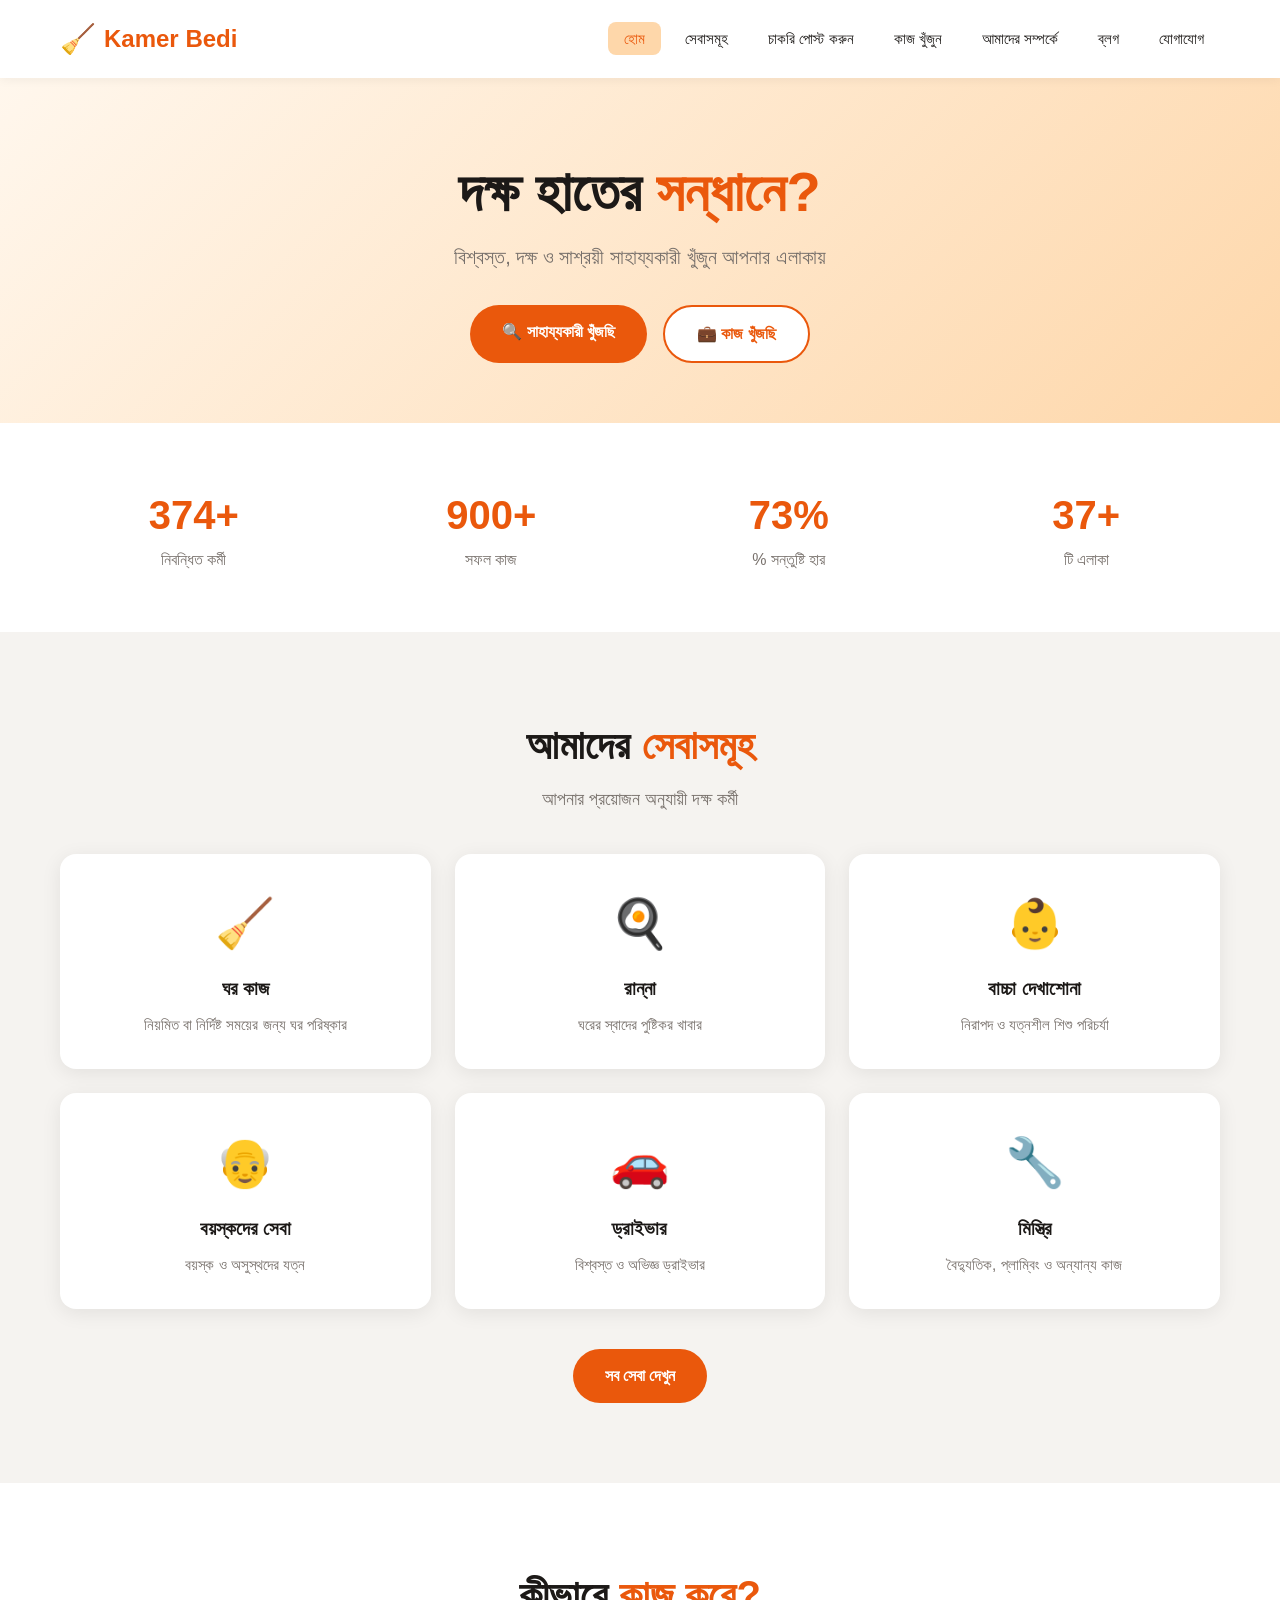
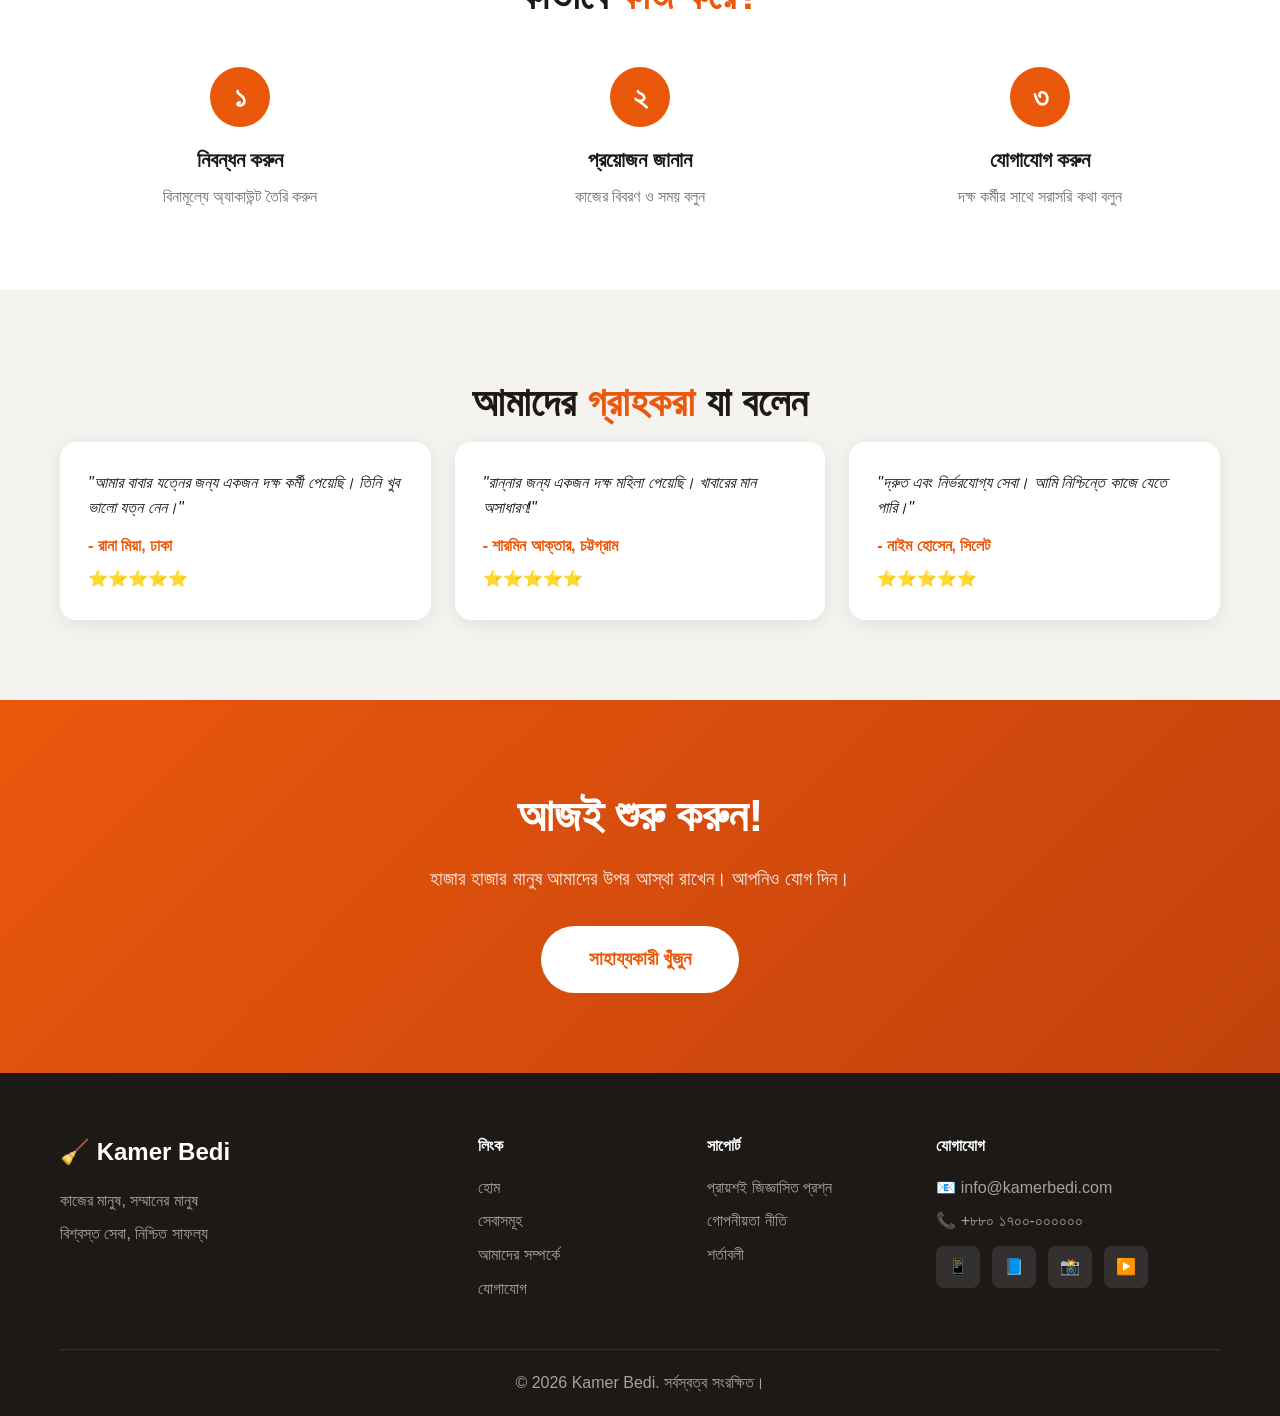
<file: index.html>
<!DOCTYPE html>
<html lang="bn">
<head>
    <meta charset="UTF-8" />
    <meta name="viewport" content="width=device-width, initial-scale=1.0" />
    <title>Kamer Bedi - কাজের মানুষ খুঁজুন</title>
    <link rel="stylesheet" href="css/style.css" />
</head>
<body>
    <!-- Navigation -->
    <nav class="navbar">
        <div class="container">
            <div class="nav-brand">
                <span class="brand-icon">🧹</span>
                <span class="brand-text">Kamer Bedi</span>
            </div>
            <button class="nav-toggle" id="navToggle" aria-label="Toggle navigation">
                <span></span><span></span><span></span>
            </button>
            <ul class="nav-menu" id="navMenu">
                <li><a href="index.html" class="active">হোম</a></li>
                <li><a href="services.html">সেবাসমূহ</a></li>
                <li><a href="post-job.html">চাকরি পোস্ট করুন</a></li>
                <li><a href="find-work.html">কাজ খুঁজুন</a></li>
                <li><a href="about.html">আমাদের সম্পর্কে</a></li>
                <li><a href="blog.html">ব্লগ</a></li>
                <li><a href="contact.html">যোগাযোগ</a></li>
            </ul>
        </div>
    </nav>

    <!-- Hero Section -->
    <section class="hero">
        <div class="container">
            <div class="hero-content">
                <h1 class="hero-title">দক্ষ হাতের <span class="highlight">সন্ধানে?</span></h1>
                <p class="hero-subtitle">বিশ্বস্ত, দক্ষ ও সাশ্রয়ী সাহায্যকারী খুঁজুন আপনার এলাকায়</p>
                <div class="hero-buttons">
                    <a href="post-job.html" class="btn btn-primary">🔍 সাহায্যকারী খুঁজছি</a>
                    <a href="find-work.html" class="btn btn-secondary">💼 কাজ খুঁজছি</a>
                </div>
            </div>
        </div>
    </section>

    <!-- Stats Section -->
    <section class="stats">
        <div class="container">
            <div class="stats-grid">
                <div class="stat-item">
                    <span class="stat-number" data-count="500">0</span>
                    <span class="stat-label">নিবন্ধিত কর্মী</span>
                </div>
                <div class="stat-item">
                    <span class="stat-number" data-count="1200">0</span>
                    <span class="stat-label">সফল কাজ</span>
                </div>
                <div class="stat-item">
                    <span class="stat-number" data-count="98">0</span>
                    <span class="stat-label">% সন্তুষ্টি হার</span>
                </div>
                <div class="stat-item">
                    <span class="stat-number" data-count="50">0</span>
                    <span class="stat-label">টি এলাকা</span>
                </div>
            </div>
        </div>
    </section>

    <!-- Services Preview -->
    <section class="services-preview">
        <div class="container">
            <h2 class="section-title">আমাদের <span class="highlight">সেবাসমূহ</span></h2>
            <p class="section-subtitle">আপনার প্রয়োজন অনুযায়ী দক্ষ কর্মী</p>
            <div class="services-grid">
                <div class="service-card">
                    <div class="service-icon">🧹</div>
                    <h3>ঘর কাজ</h3>
                    <p>নিয়মিত বা নির্দিষ্ট সময়ের জন্য ঘর পরিষ্কার</p>
                </div>
                <div class="service-card">
                    <div class="service-icon">🍳</div>
                    <h3>রান্না</h3>
                    <p>ঘরের স্বাদের পুষ্টিকর খাবার</p>
                </div>
                <div class="service-card">
                    <div class="service-icon">👶</div>
                    <h3>বাচ্চা দেখাশোনা</h3>
                    <p>নিরাপদ ও যত্নশীল শিশু পরিচর্যা</p>
                </div>
                <div class="service-card">
                    <div class="service-icon">👴</div>
                    <h3>বয়স্কদের সেবা</h3>
                    <p>বয়স্ক ও অসুস্থদের যত্ন</p>
                </div>
                <div class="service-card">
                    <div class="service-icon">🚗</div>
                    <h3>ড্রাইভার</h3>
                    <p>বিশ্বস্ত ও অভিজ্ঞ ড্রাইভার</p>
                </div>
                <div class="service-card">
                    <div class="service-icon">🔧</div>
                    <h3>মিস্ত্রি</h3>
                    <p>বৈদ্যুতিক, প্লাম্বিং ও অন্যান্য কাজ</p>
                </div>
            </div>
            <div class="text-center">
                <a href="services.html" class="btn btn-primary">সব সেবা দেখুন</a>
            </div>
        </div>
    </section>

    <!-- How It Works -->
    <section class="how-it-works">
        <div class="container">
            <h2 class="section-title">কীভাবে <span class="highlight">কাজ করে?</span></h2>
            <div class="steps-grid">
                <div class="step">
                    <div class="step-number">১</div>
                    <h3>নিবন্ধন করুন</h3>
                    <p>বিনামূল্যে অ্যাকাউন্ট তৈরি করুন</p>
                </div>
                <div class="step">
                    <div class="step-number">২</div>
                    <h3>প্রয়োজন জানান</h3>
                    <p>কাজের বিবরণ ও সময় বলুন</p>
                </div>
                <div class="step">
                    <div class="step-number">৩</div>
                    <h3>যোগাযোগ করুন</h3>
                    <p>দক্ষ কর্মীর সাথে সরাসরি কথা বলুন</p>
                </div>
            </div>
        </div>
    </section>

    <!-- Testimonials -->
    <section class="testimonials">
        <div class="container">
            <h2 class="section-title">আমাদের <span class="highlight">গ্রাহকরা</span> যা বলেন</h2>
            <div class="testimonial-grid">
                <div class="testimonial-card">
                    <p class="testimonial-text">"আমার বাবার যত্নের জন্য একজন দক্ষ কর্মী পেয়েছি। তিনি খুব ভালো যত্ন নেন।"</p>
                    <div class="testimonial-author">- রানা মিয়া, ঢাকা</div>
                    <div class="rating">⭐⭐⭐⭐⭐</div>
                </div>
                <div class="testimonial-card">
                    <p class="testimonial-text">"রান্নার জন্য একজন দক্ষ মহিলা পেয়েছি। খাবারের মান অসাধারণ!"</p>
                    <div class="testimonial-author">- শারমিন আক্তার, চট্টগ্রাম</div>
                    <div class="rating">⭐⭐⭐⭐⭐</div>
                </div>
                <div class="testimonial-card">
                    <p class="testimonial-text">"দ্রুত এবং নির্ভরযোগ্য সেবা। আমি নিশ্চিন্তে কাজে যেতে পারি।"</p>
                    <div class="testimonial-author">- নাইম হোসেন, সিলেট</div>
                    <div class="rating">⭐⭐⭐⭐⭐</div>
                </div>
            </div>
        </div>
    </section>

    <!-- CTA Section -->
    <section class="cta">
        <div class="container">
            <h2>আজই শুরু করুন!</h2>
            <p>হাজার হাজার মানুষ আমাদের উপর আস্থা রাখেন। আপনিও যোগ দিন।</p>
            <a href="post-job.html" class="btn btn-primary btn-large">সাহায্যকারী খুঁজুন</a>
        </div>
    </section>

    <!-- Footer -->
    <footer class="footer">
        <div class="container">
            <div class="footer-grid">
                <div class="footer-col">
                    <h3>🧹 Kamer Bedi</h3>
                    <p>কাজের মানুষ, সম্মানের মানুষ</p>
                    <p>বিশ্বস্ত সেবা, নিশ্চিত সাফল্য</p>
                </div>
                <div class="footer-col">
                    <h4>লিংক</h4>
                    <ul>
                        <li><a href="index.html">হোম</a></li>
                        <li><a href="services.html">সেবাসমূহ</a></li>
                        <li><a href="about.html">আমাদের সম্পর্কে</a></li>
                        <li><a href="contact.html">যোগাযোগ</a></li>
                    </ul>
                </div>
                <div class="footer-col">
                    <h4>সাপোর্ট</h4>
                    <ul>
                        <li><a href="#">প্রায়শই জিজ্ঞাসিত প্রশ্ন</a></li>
                        <li><a href="#">গোপনীয়তা নীতি</a></li>
                        <li><a href="#">শর্তাবলী</a></li>
                    </ul>
                </div>
                <div class="footer-col">
                    <h4>যোগাযোগ</h4>
                    <p>📧 info@kamerbedi.com</p>
                    <p>📞 +৮৮০ ১৭০০-০০০০০০</p>
                    <div class="social-links">
                        <a href="#">📱</a>
                        <a href="#">📘</a>
                        <a href="#">📸</a>
                        <a href="#">▶️</a>
                    </div>
                </div>
            </div>
            <div class="footer-bottom">
                <p>&copy; 2026 Kamer Bedi. সর্বস্বত্ব সংরক্ষিত।</p>
            </div>
        </div>
    </footer>

    <script src="js/script.js"></script>
</body>
</html>
</file>
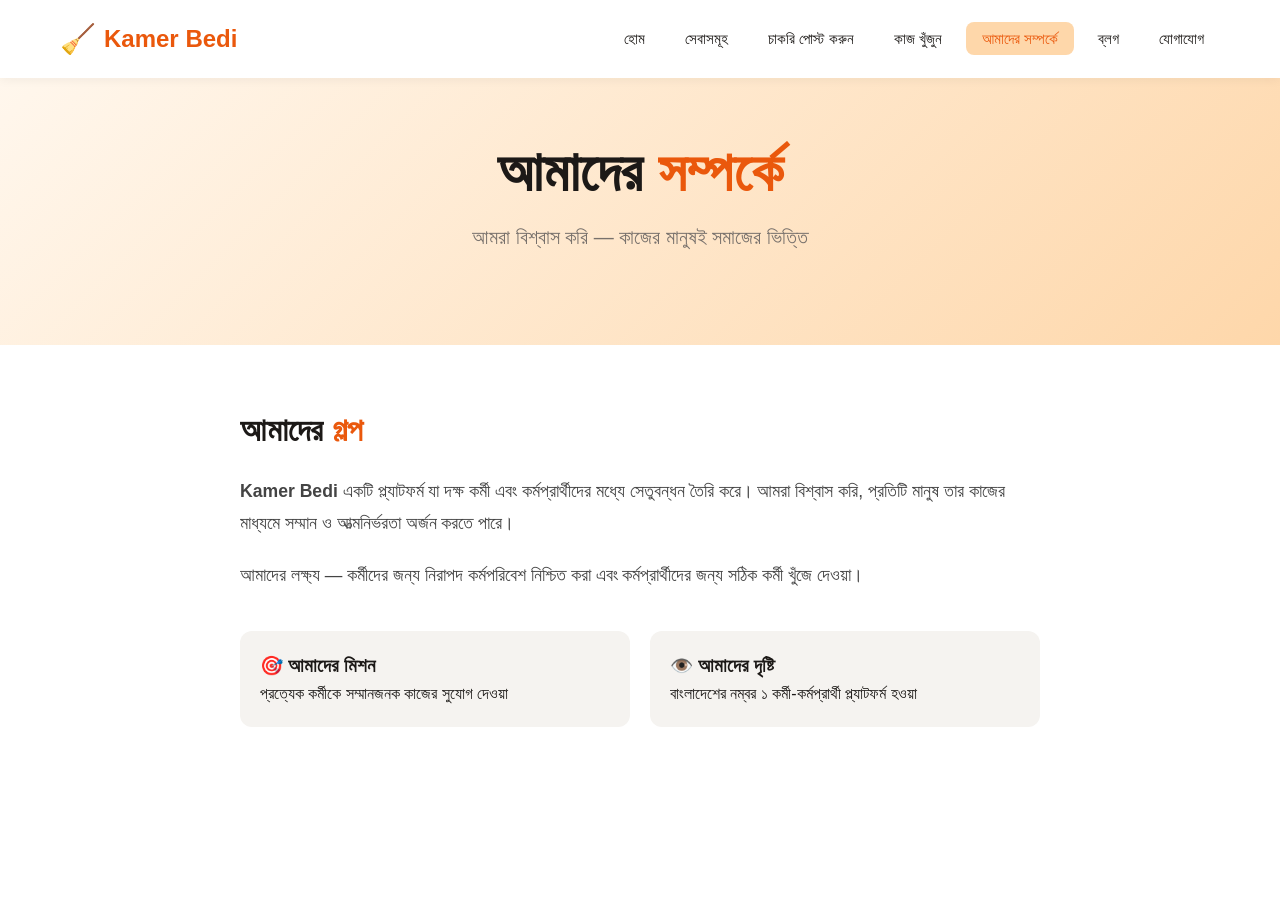
<file: about.html>
<!DOCTYPE html>
<html lang="bn">
<head>
    <meta charset="UTF-8" />
    <meta name="viewport" content="width=device-width, initial-scale=1.0" />
    <title>আমাদের সম্পর্কে - Kamer Bedi</title>
    <link rel="stylesheet" href="css/style.css" />
</head>
<body>
    <!-- Same navbar as index.html -->
    <nav class="navbar">
        <div class="container">
            <div class="nav-brand">
                <span class="brand-icon">🧹</span>
                <span class="brand-text">Kamer Bedi</span>
            </div>
            <button class="nav-toggle" id="navToggle" aria-label="Toggle navigation">
                <span></span><span></span><span></span>
            </button>
            <ul class="nav-menu" id="navMenu">
                <li><a href="index.html">হোম</a></li>
                <li><a href="services.html">সেবাসমূহ</a></li>
                <li><a href="post-job.html">চাকরি পোস্ট করুন</a></li>
                <li><a href="find-work.html">কাজ খুঁজুন</a></li>
                <li><a href="about.html" class="active">আমাদের সম্পর্কে</a></li>
                <li><a href="blog.html">ব্লগ</a></li>
                <li><a href="contact.html">যোগাযোগ</a></li>
            </ul>
        </div>
    </nav>

    <section class="hero" style="padding: 60px 0;">
        <div class="container">
            <h1 class="hero-title">আমাদের <span class="highlight">সম্পর্কে</span></h1>
            <p class="hero-subtitle">আমরা বিশ্বাস করি — কাজের মানুষই সমাজের ভিত্তি</p>
        </div>
    </section>

    <section style="padding: 60px 0;">
        <div class="container">
            <div style="max-width: 800px; margin: 0 auto;">
                <h2 style="font-size: 2rem; margin-bottom: 20px;">আমাদের <span class="highlight">গল্প</span></h2>
                <p style="font-size: 1.1rem; color: #444; line-height: 1.8; margin-bottom: 20px;">
                    <strong>Kamer Bedi</strong> একটি প্ল্যাটফর্ম যা দক্ষ কর্মী এবং কর্মপ্রার্থীদের মধ্যে সেতুবন্ধন তৈরি করে। 
                    আমরা বিশ্বাস করি, প্রতিটি মানুষ তার কাজের মাধ্যমে সম্মান ও আত্মনির্ভরতা অর্জন করতে পারে।
                </p>
                <p style="font-size: 1.1rem; color: #444; line-height: 1.8;">
                    আমাদের লক্ষ্য — কর্মীদের জন্য নিরাপদ কর্মপরিবেশ নিশ্চিত করা এবং কর্মপ্রার্থীদের জন্য সঠিক কর্মী খুঁজে দেওয়া।
                </p>
                <div style="margin-top: 40px; display: grid; grid-template-columns: 1fr 1fr; gap: 20px;">
                    <div style="background: #F5F3F0; padding: 20px; border-radius: 12px;">
                        <h3>🎯 আমাদের মিশন</h3>
                        <p>প্রত্যেক কর্মীকে সম্মানজনক কাজের সুযোগ দেওয়া</p>
                    </div>
                    <div style="background: #F5F3F0; padding: 20px; border-radius: 12px;">
                        <h3>👁️ আমাদের দৃষ্টি</h3>
                        <p>বাংলাদেশের নম্বর ১ কর্মী-কর্মপ্রার্থী প্ল্যাটফর্ম হওয়া</p>
                    </div>
                </div>
            </div>
        </div>
    </section>

    <!-- Same footer -->
    <script src="js/script.js"></script>
</body>
</html>
</file>
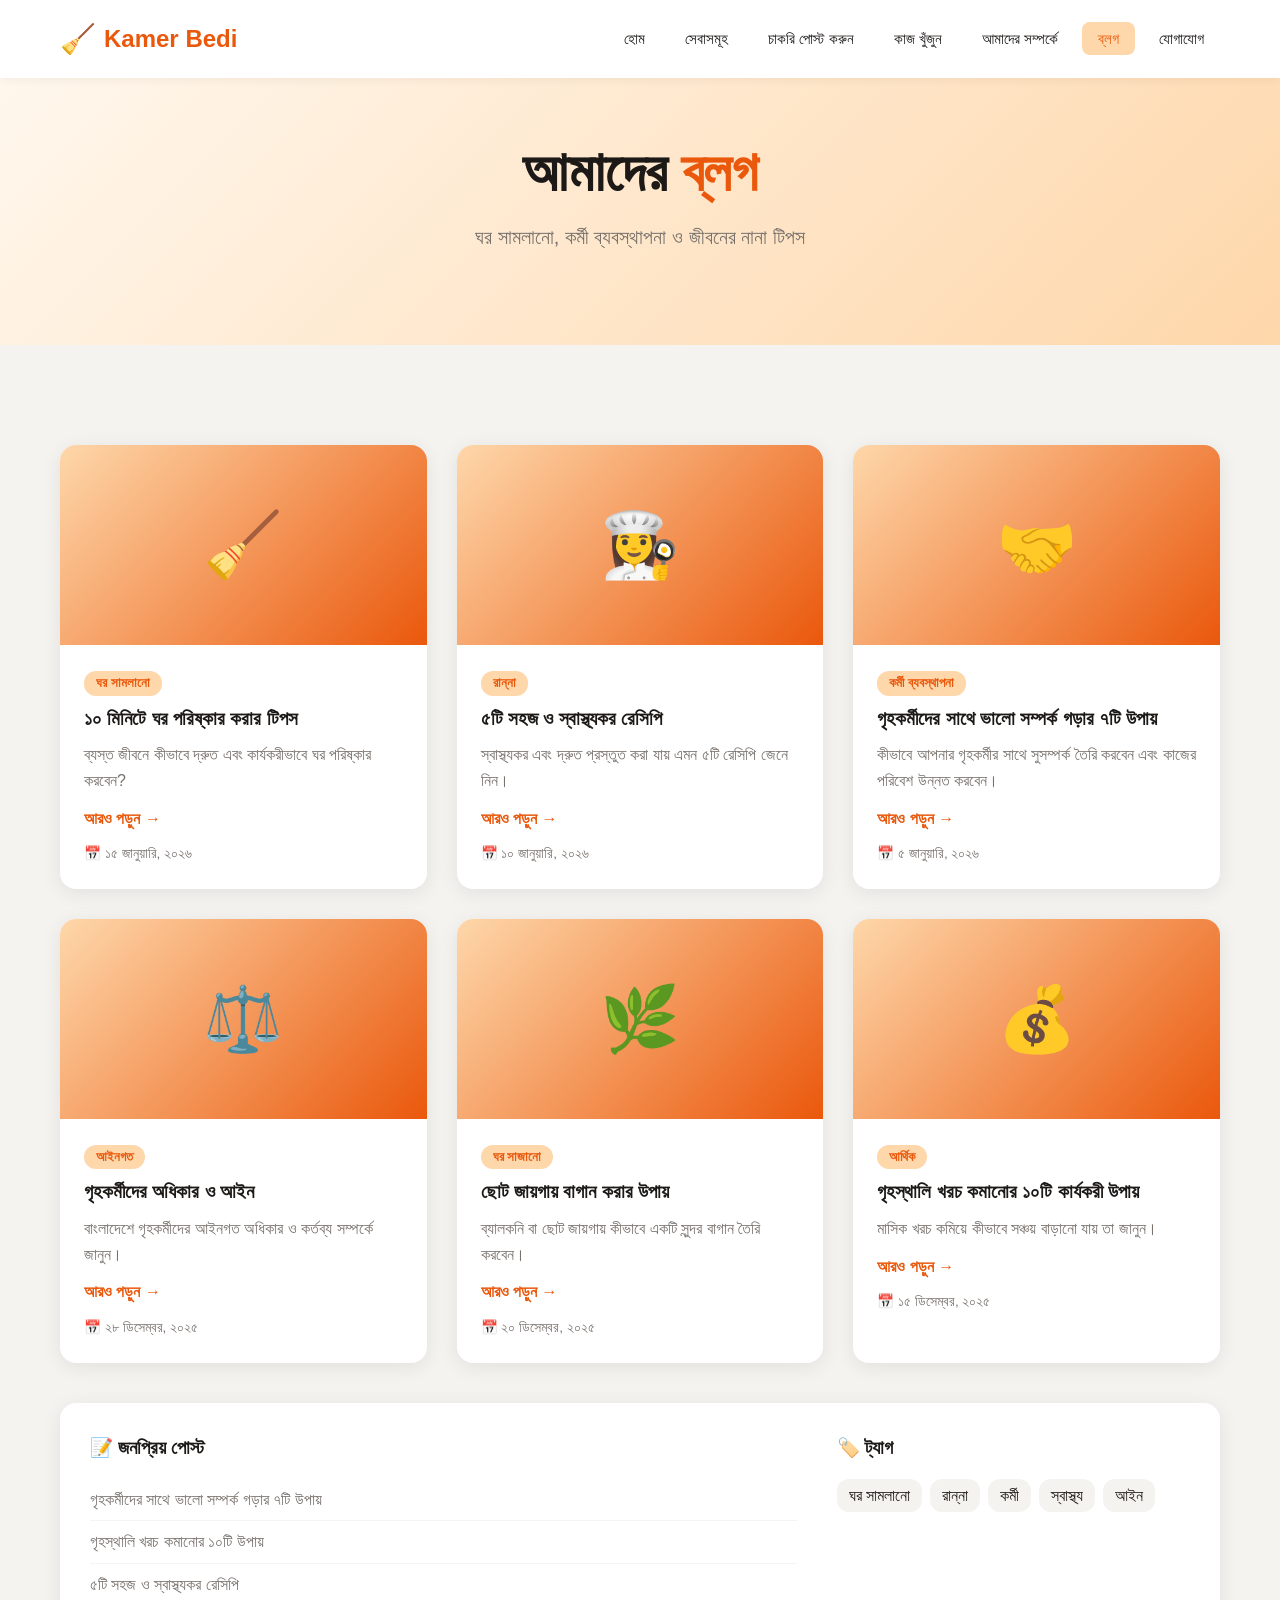
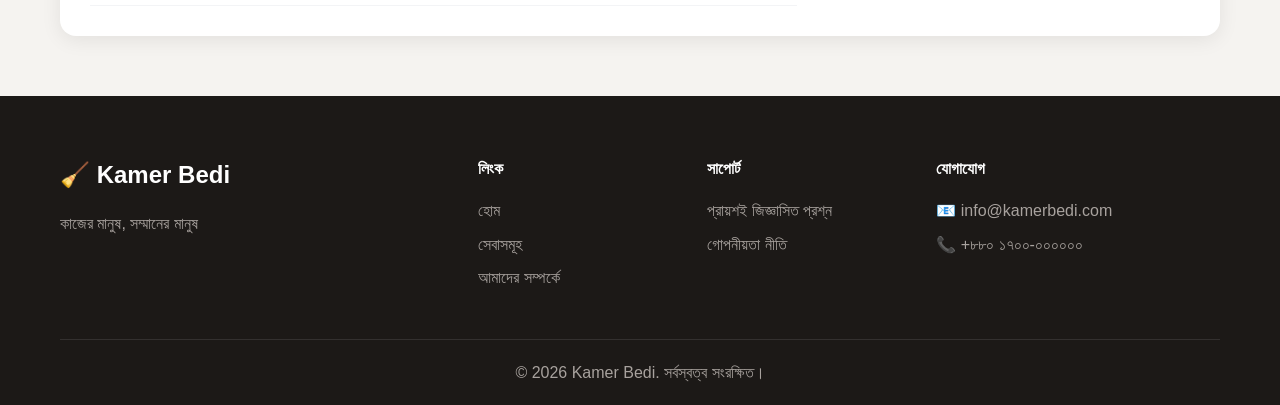
<file: blog.html>
<!DOCTYPE html>
<html lang="bn">
<head>
    <meta charset="UTF-8" />
    <meta name="viewport" content="width=device-width, initial-scale=1.0" />
    <title>ব্লগ - Kamer Bedi</title>
    <link rel="stylesheet" href="css/style.css" />
    <style>
        .blog-grid {
            display: grid;
            grid-template-columns: repeat(3, 1fr);
            gap: 30px;
            margin-top: 40px;
        }
        .blog-card {
            background: var(--white);
            border-radius: var(--radius);
            overflow: hidden;
            box-shadow: var(--shadow);
            transition: var(--transition);
        }
        .blog-card:hover {
            transform: translateY(-8px);
            box-shadow: var(--shadow-hover);
        }
        .blog-image {
            height: 200px;
            background: linear-gradient(135deg, var(--primary-light), var(--primary));
            display: flex;
            align-items: center;
            justify-content: center;
            font-size: 4rem;
        }
        .blog-content {
            padding: 24px;
        }
        .blog-content .tag {
            display: inline-block;
            background: var(--primary-light);
            color: var(--primary);
            padding: 2px 12px;
            border-radius: 12px;
            font-size: 0.8rem;
            font-weight: 600;
            margin-bottom: 8px;
        }
        .blog-content h3 {
            font-size: 1.2rem;
            margin-bottom: 8px;
            color: var(--dark);
        }
        .blog-content p {
            color: var(--gray);
            margin-bottom: 12px;
            line-height: 1.6;
        }
        .blog-content .read-more {
            color: var(--primary);
            font-weight: 600;
            cursor: pointer;
            transition: var(--transition);
        }
        .blog-content .read-more:hover {
            color: var(--primary-dark);
        }
        .blog-content .date {
            color: var(--gray);
            font-size: 0.85rem;
            margin-top: 12px;
            display: block;
        }
        .sidebar {
            margin-top: 40px;
            padding: 30px;
            background: var(--white);
            border-radius: var(--radius);
            box-shadow: var(--shadow);
        }
        .sidebar h3 {
            margin-bottom: 16px;
            color: var(--dark);
        }
        .sidebar ul li {
            padding: 8px 0;
            border-bottom: 1px solid #F3F4F6;
        }
        .sidebar ul li a {
            color: var(--gray);
            transition: var(--transition);
        }
        .sidebar ul li a:hover {
            color: var(--primary);
        }
        @media (max-width: 768px) {
            .blog-grid {
                grid-template-columns: 1fr;
            }
        }
    </style>
</head>
<body>
    <!-- Navigation -->
    <nav class="navbar">
        <div class="container">
            <div class="nav-brand">
                <span class="brand-icon">🧹</span>
                <span class="brand-text">Kamer Bedi</span>
            </div>
            <button class="nav-toggle" id="navToggle">
                <span></span><span></span><span></span>
            </button>
            <ul class="nav-menu" id="navMenu">
                <li><a href="index.html">হোম</a></li>
                <li><a href="services.html">সেবাসমূহ</a></li>
                <li><a href="post-job.html">চাকরি পোস্ট করুন</a></li>
                <li><a href="find-work.html">কাজ খুঁজুন</a></li>
                <li><a href="about.html">আমাদের সম্পর্কে</a></li>
                <li><a href="blog.html" class="active">ব্লগ</a></li>
                <li><a href="contact.html">যোগাযোগ</a></li>
            </ul>
        </div>
    </nav>

    <!-- Hero -->
    <section class="hero" style="padding: 60px 0;">
        <div class="container">
            <h1 class="hero-title">আমাদের <span class="highlight">ব্লগ</span></h1>
            <p class="hero-subtitle">ঘর সামলানো, কর্মী ব্যবস্থাপনা ও জীবনের নানা টিপস</p>
        </div>
    </section>

    <!-- Blog Content -->
    <section style="padding: 60px 0; background: var(--light-gray);">
        <div class="container">
            <div class="blog-grid">
                <div class="blog-card">
                    <div class="blog-image">🧹</div>
                    <div class="blog-content">
                        <span class="tag">ঘর সামলানো</span>
                        <h3>১০ মিনিটে ঘর পরিষ্কার করার টিপস</h3>
                        <p>ব্যস্ত জীবনে কীভাবে দ্রুত এবং কার্যকরীভাবে ঘর পরিষ্কার করবেন?</p>
                        <span class="read-more" onclick="readBlog('১০ মিনিটে ঘর পরিষ্কার')">আরও পড়ুন →</span>
                        <span class="date">📅 ১৫ জানুয়ারি, ২০২৬</span>
                    </div>
                </div>

                <div class="blog-card">
                    <div class="blog-image">👩‍🍳</div>
                    <div class="blog-content">
                        <span class="tag">রান্না</span>
                        <h3>৫টি সহজ ও স্বাস্থ্যকর রেসিপি</h3>
                        <p>স্বাস্থ্যকর এবং দ্রুত প্রস্তুত করা যায় এমন ৫টি রেসিপি জেনে নিন।</p>
                        <span class="read-more" onclick="readBlog('৫টি সহজ রেসিপি')">আরও পড়ুন →</span>
                        <span class="date">📅 ১০ জানুয়ারি, ২০২৬</span>
                    </div>
                </div>

                <div class="blog-card">
                    <div class="blog-image">🤝</div>
                    <div class="blog-content">
                        <span class="tag">কর্মী ব্যবস্থাপনা</span>
                        <h3>গৃহকর্মীদের সাথে ভালো সম্পর্ক গড়ার ৭টি উপায়</h3>
                        <p>কীভাবে আপনার গৃহকর্মীর সাথে সুসম্পর্ক তৈরি করবেন এবং কাজের পরিবেশ উন্নত করবেন।</p>
                        <span class="read-more" onclick="readBlog('গৃহকর্মীদের সাথে সম্পর্ক')">আরও পড়ুন →</span>
                        <span class="date">📅 ৫ জানুয়ারি, ২০২৬</span>
                    </div>
                </div>

                <div class="blog-card">
                    <div class="blog-image">⚖️</div>
                    <div class="blog-content">
                        <span class="tag">আইনগত</span>
                        <h3>গৃহকর্মীদের অধিকার ও আইন</h3>
                        <p>বাংলাদেশে গৃহকর্মীদের আইনগত অধিকার ও কর্তব্য সম্পর্কে জানুন।</p>
                        <span class="read-more" onclick="readBlog('গৃহকর্মীদের অধিকার')">আরও পড়ুন →</span>
                        <span class="date">📅 ২৮ ডিসেম্বর, ২০২৫</span>
                    </div>
                </div>

                <div class="blog-card">
                    <div class="blog-image">🌿</div>
                    <div class="blog-content">
                        <span class="tag">ঘর সাজানো</span>
                        <h3>ছোট জায়গায় বাগান করার উপায়</h3>
                        <p>ব্যালকনি বা ছোট জায়গায় কীভাবে একটি সুন্দর বাগান তৈরি করবেন।</p>
                        <span class="read-more" onclick="readBlog('ছোট জায়গায় বাগান')">আরও পড়ুন →</span>
                        <span class="date">📅 ২০ ডিসেম্বর, ২০২৫</span>
                    </div>
                </div>

                <div class="blog-card">
                    <div class="blog-image">💰</div>
                    <div class="blog-content">
                        <span class="tag">আর্থিক</span>
                        <h3>গৃহস্থালি খরচ কমানোর ১০টি কার্যকরী উপায়</h3>
                        <p>মাসিক খরচ কমিয়ে কীভাবে সঞ্চয় বাড়ানো যায় তা জানুন।</p>
                        <span class="read-more" onclick="readBlog('গৃহস্থালি খরচ কমানো')">আরও পড়ুন →</span>
                        <span class="date">📅 ১৫ ডিসেম্বর, ২০২৫</span>
                    </div>
                </div>
            </div>

            <!-- Sidebar -->
            <div class="sidebar">
                <div style="display: grid; grid-template-columns: 2fr 1fr; gap: 40px;">
                    <div>
                        <h3>📝 জনপ্রিয় পোস্ট</h3>
                        <ul>
                            <li><a href="#" onclick="readBlog('গৃহকর্মীদের সাথে সম্পর্ক')">গৃহকর্মীদের সাথে ভালো সম্পর্ক গড়ার ৭টি উপায়</a></li>
                            <li><a href="#" onclick="readBlog('গৃহস্থালি খরচ কমানো')">গৃহস্থালি খরচ কমানোর ১০টি উপায়</a></li>
                            <li><a href="#" onclick="readBlog('৫টি সহজ রেসিপি')">৫টি সহজ ও স্বাস্থ্যকর রেসিপি</a></li>
                        </ul>
                    </div>
                    <div>
                        <h3>🏷️ ট্যাগ</h3>
                        <div style="display: flex; flex-wrap: wrap; gap: 8px;">
                            <span style="background: var(--light-gray); padding: 4px 12px; border-radius: 12px;">ঘর সামলানো</span>
                            <span style="background: var(--light-gray); padding: 4px 12px; border-radius: 12px;">রান্না</span>
                            <span style="background: var(--light-gray); padding: 4px 12px; border-radius: 12px;">কর্মী</span>
                            <span style="background: var(--light-gray); padding: 4px 12px; border-radius: 12px;">স্বাস্থ্য</span>
                            <span style="background: var(--light-gray); padding: 4px 12px; border-radius: 12px;">আইন</span>
                        </div>
                    </div>
                </div>
            </div>
        </div>
    </section>

    <!-- Footer -->
    <footer class="footer">
        <div class="container">
            <div class="footer-grid">
                <div class="footer-col">
                    <h3>🧹 Kamer Bedi</h3>
                    <p>কাজের মানুষ, সম্মানের মানুষ</p>
                </div>
                <div class="footer-col">
                    <h4>লিংক</h4>
                    <ul>
                        <li><a href="index.html">হোম</a></li>
                        <li><a href="services.html">সেবাসমূহ</a></li>
                        <li><a href="about.html">আমাদের সম্পর্কে</a></li>
                    </ul>
                </div>
                <div class="footer-col">
                    <h4>সাপোর্ট</h4>
                    <ul>
                        <li><a href="#">প্রায়শই জিজ্ঞাসিত প্রশ্ন</a></li>
                        <li><a href="#">গোপনীয়তা নীতি</a></li>
                    </ul>
                </div>
                <div class="footer-col">
                    <h4>যোগাযোগ</h4>
                    <p>📧 info@kamerbedi.com</p>
                    <p>📞 +৮৮০ ১৭০০-০০০০০০</p>
                </div>
            </div>
            <div class="footer-bottom">
                <p>&copy; 2026 Kamer Bedi. সর্বস্বত্ব সংরক্ষিত।</p>
            </div>
        </div>
    </footer>

    <script src="js/script.js"></script>
    <script>
        function readBlog(title) {
            alert(`📖 "${title}"\n\nএই আর্টিকেলটি পড়ার জন্য ধন্যবাদ!\nশীঘ্রই সম্পূর্ণ আর্টিকেল আমাদের সাইটে প্রকাশিত হবে।`);
        }
    </script>
</body>
</html>
</file>
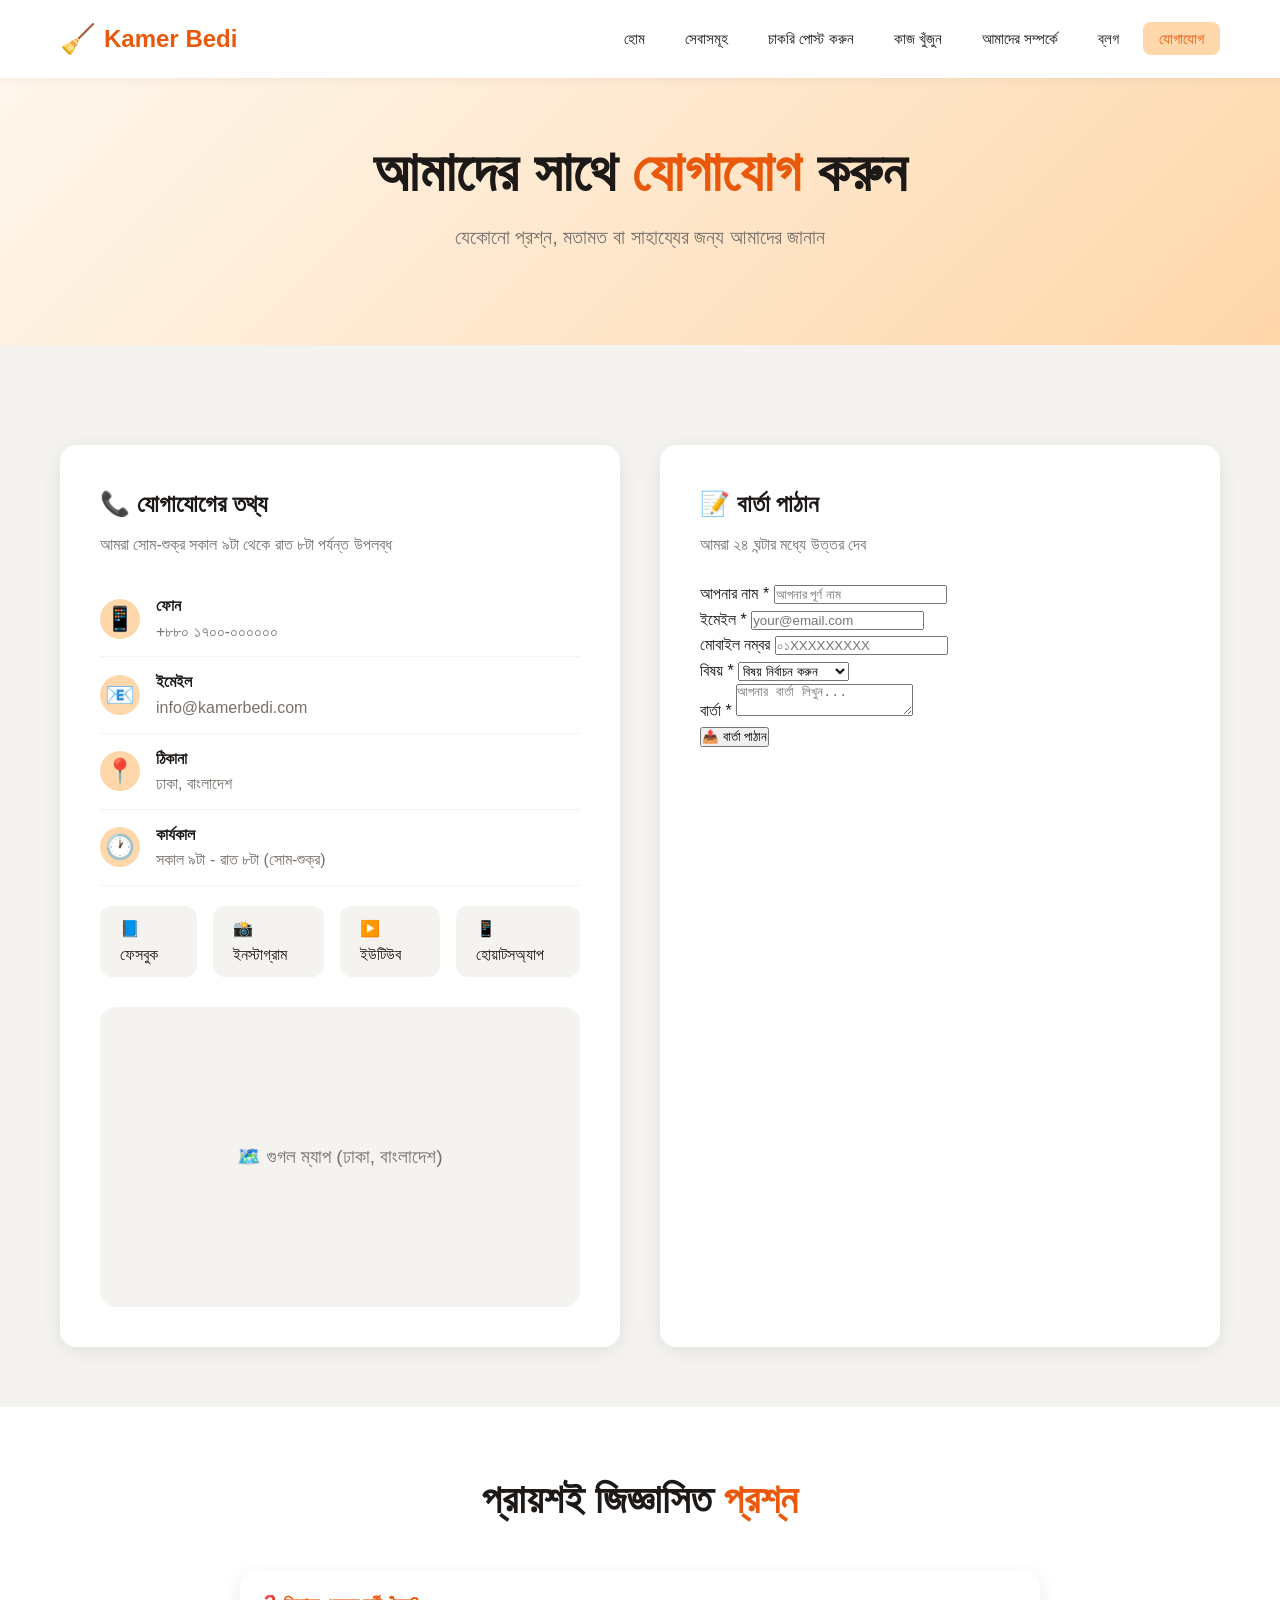
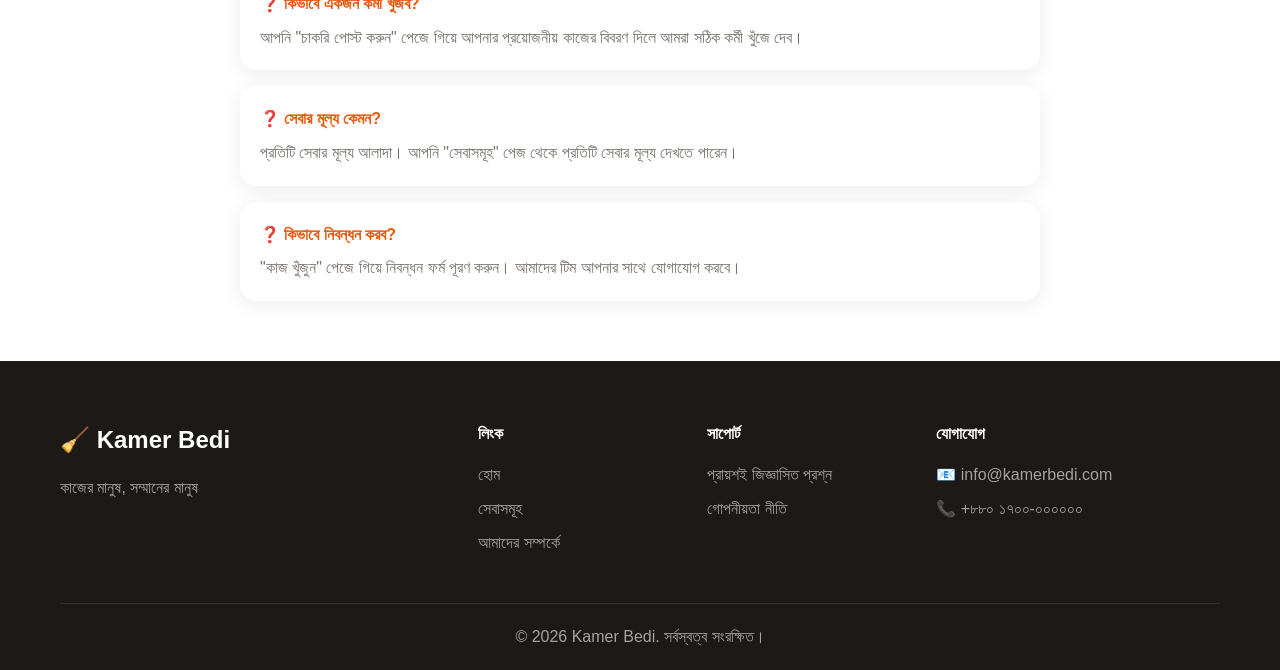
<file: contact.html>
<!DOCTYPE html>
<html lang="bn">
<head>
    <meta charset="UTF-8" />
    <meta name="viewport" content="width=device-width, initial-scale=1.0" />
    <title>যোগাযোগ - Kamer Bedi</title>
    <link rel="stylesheet" href="css/style.css" />
    <style>
        .contact-grid {
            display: grid;
            grid-template-columns: 1fr 1fr;
            gap: 40px;
            margin-top: 40px;
        }
        .contact-info {
            background: var(--white);
            padding: 40px;
            border-radius: var(--radius);
            box-shadow: var(--shadow);
        }
        .contact-info h3 {
            font-size: 1.5rem;
            margin-bottom: 8px;
            color: var(--dark);
        }
        .contact-info p {
            color: var(--gray);
            margin-bottom: 24px;
        }
        .contact-item {
            display: flex;
            align-items: center;
            gap: 16px;
            padding: 12px 0;
            border-bottom: 1px solid #F3F4F6;
        }
        .contact-item:last-child {
            border-bottom: none;
        }
        .contact-item .icon {
            font-size: 1.5rem;
            width: 40px;
            height: 40px;
            background: var(--primary-light);
            border-radius: 50%;
            display: flex;
            align-items: center;
            justify-content: center;
        }
        .contact-item .text {
            flex: 1;
        }
        .contact-item .text strong {
            display: block;
            color: var(--dark);
        }
        .contact-item .text span {
            color: var(--gray);
        }
        .map-container {
            margin-top: 30px;
            background: var(--light-gray);
            border-radius: var(--radius);
            overflow: hidden;
            height: 300px;
            display: flex;
            align-items: center;
            justify-content: center;
            color: var(--gray);
            font-size: 1.2rem;
        }
        .social-links-full {
            display: flex;
            gap: 16px;
            margin-top: 20px;
        }
        .social-links-full a {
            display: inline-flex;
            align-items: center;
            gap: 8px;
            padding: 10px 20px;
            background: var(--light-gray);
            border-radius: 12px;
            transition: var(--transition);
            color: var(--dark);
            text-decoration: none;
        }
        .social-links-full a:hover {
            background: var(--primary);
            color: var(--white);
        }
        .form-container {
            background: var(--white);
            padding: 40px;
            border-radius: var(--radius);
            box-shadow: var(--shadow);
        }
        .success-message {
            display: none;
            background: #D1FAE5;
            color: #065F46;
            padding: 20px;
            border-radius: 12px;
            text-align: center;
            margin-top: 20px;
        }
        .success-message.show {
            display: block;
        }
        @media (max-width: 768px) {
            .contact-grid {
                grid-template-columns: 1fr;
            }
            .social-links-full {
                flex-wrap: wrap;
            }
        }
    </style>
</head>
<body>
    <!-- Navigation -->
    <nav class="navbar">
        <div class="container">
            <div class="nav-brand">
                <span class="brand-icon">🧹</span>
                <span class="brand-text">Kamer Bedi</span>
            </div>
            <button class="nav-toggle" id="navToggle">
                <span></span><span></span><span></span>
            </button>
            <ul class="nav-menu" id="navMenu">
                <li><a href="index.html">হোম</a></li>
                <li><a href="services.html">সেবাসমূহ</a></li>
                <li><a href="post-job.html">চাকরি পোস্ট করুন</a></li>
                <li><a href="find-work.html">কাজ খুঁজুন</a></li>
                <li><a href="about.html">আমাদের সম্পর্কে</a></li>
                <li><a href="blog.html">ব্লগ</a></li>
                <li><a href="contact.html" class="active">যোগাযোগ</a></li>
            </ul>
        </div>
    </nav>

    <!-- Hero -->
    <section class="hero" style="padding: 60px 0;">
        <div class="container">
            <h1 class="hero-title">আমাদের সাথে <span class="highlight">যোগাযোগ</span> করুন</h1>
            <p class="hero-subtitle">যেকোনো প্রশ্ন, মতামত বা সাহায্যের জন্য আমাদের জানান</p>
        </div>
    </section>

    <!-- Contact -->
    <section style="padding: 60px 0; background: var(--light-gray);">
        <div class="container">
            <div class="contact-grid">
                <!-- Contact Info -->
                <div class="contact-info">
                    <h3>📞 যোগাযোগের তথ্য</h3>
                    <p>আমরা সোম-শুক্র সকাল ৯টা থেকে রাত ৮টা পর্যন্ত উপলব্ধ</p>

                    <div class="contact-item">
                        <div class="icon">📱</div>
                        <div class="text">
                            <strong>ফোন</strong>
                            <span>+৮৮০ ১৭০০-০০০০০০</span>
                        </div>
                    </div>

                    <div class="contact-item">
                        <div class="icon">📧</div>
                        <div class="text">
                            <strong>ইমেইল</strong>
                            <span>info@kamerbedi.com</span>
                        </div>
                    </div>

                    <div class="contact-item">
                        <div class="icon">📍</div>
                        <div class="text">
                            <strong>ঠিকানা</strong>
                            <span>ঢাকা, বাংলাদেশ</span>
                        </div>
                    </div>

                    <div class="contact-item">
                        <div class="icon">🕐</div>
                        <div class="text">
                            <strong>কার্যকাল</strong>
                            <span>সকাল ৯টা - রাত ৮টা (সোম-শুক্র)</span>
                        </div>
                    </div>

                    <div class="social-links-full">
                        <a href="#">📘 ফেসবুক</a>
                        <a href="#">📸 ইনস্টাগ্রাম</a>
                        <a href="#">▶️ ইউটিউব</a>
                        <a href="#">📱 হোয়াটসঅ্যাপ</a>
                    </div>

                    <div class="map-container">
                        🗺️ গুগল ম্যাপ (ঢাকা, বাংলাদেশ)
                    </div>
                </div>

                <!-- Contact Form -->
                <div class="form-container">
                    <h3 style="font-size: 1.5rem; margin-bottom: 8px;">📝 বার্তা পাঠান</h3>
                    <p style="color: var(--gray); margin-bottom: 24px;">আমরা ২৪ ঘন্টার মধ্যে উত্তর দেব</p>

                    <form id="contactForm">
                        <div class="form-group">
                            <label>আপনার নাম <span class="required">*</span></label>
                            <input type="text" placeholder="আপনার পূর্ণ নাম" required />
                        </div>

                        <div class="form-group">
                            <label>ইমেইল <span class="required">*</span></label>
                            <input type="email" placeholder="your@email.com" required />
                        </div>

                        <div class="form-group">
                            <label>মোবাইল নম্বর</label>
                            <input type="tel" placeholder="০১XXXXXXXXX" />
                        </div>

                        <div class="form-group">
                            <label>বিষয় <span class="required">*</span></label>
                            <select required>
                                <option value="">বিষয় নির্বাচন করুন</option>
                                <option>সেবা সংক্রান্ত প্রশ্ন</option>
                                <option>অভিযোগ</option>
                                <option>পরামর্শ</option>
                                <option>সহযোগিতা</option>
                                <option>অন্যান্য</option>
                            </select>
                        </div>

                        <div class="form-group">
                            <label>বার্তা <span class="required">*</span></label>
                            <textarea placeholder="আপনার বার্তা লিখুন..." required></textarea>
                        </div>

                        <button type="submit" class="form-submit">📤 বার্তা পাঠান</button>
                    </form>

                    <div class="success-message" id="contactSuccess">
                        <h3>✅ বার্তা সফলভাবে পাঠানো হয়েছে!</h3>
                        <p>আমরা খুব শীঘ্রই আপনার সাথে যোগাযোগ করব।</p>
                    </div>
                </div>
            </div>
        </div>
    </section>

    <!-- FAQ Preview -->
    <section style="padding: 60px 0;">
        <div class="container">
            <h2 class="section-title">প্রায়শই জিজ্ঞাসিত <span class="highlight">প্রশ্ন</span></h2>
            <div style="max-width: 800px; margin: 40px auto 0;">
                <div style="background: var(--white); padding: 20px; border-radius: var(--radius); box-shadow: var(--shadow); margin-bottom: 16px;">
                    <h4 style="color: var(--primary);">❓ কিভাবে একজন কর্মী খুঁজব?</h4>
                    <p style="color: var(--gray); margin-top: 8px;">আপনি "চাকরি পোস্ট করুন" পেজে গিয়ে আপনার প্রয়োজনীয় কাজের বিবরণ দিলে আমরা সঠিক কর্মী খুঁজে দেব।</p>
                </div>
                <div style="background: var(--white); padding: 20px; border-radius: var(--radius); box-shadow: var(--shadow); margin-bottom: 16px;">
                    <h4 style="color: var(--primary);">❓ সেবার মূল্য কেমন?</h4>
                    <p style="color: var(--gray); margin-top: 8px;">প্রতিটি সেবার মূল্য আলাদা। আপনি "সেবাসমূহ" পেজ থেকে প্রতিটি সেবার মূল্য দেখতে পারেন।</p>
                </div>
                <div style="background: var(--white); padding: 20px; border-radius: var(--radius); box-shadow: var(--shadow);">
                    <h4 style="color: var(--primary);">❓ কিভাবে নিবন্ধন করব?</h4>
                    <p style="color: var(--gray); margin-top: 8px;">"কাজ খুঁজুন" পেজে গিয়ে নিবন্ধন ফর্ম পূরণ করুন। আমাদের টিম আপনার সাথে যোগাযোগ করবে।</p>
                </div>
            </div>
        </div>
    </section>

    <!-- Footer -->
    <footer class="footer">
        <div class="container">
            <div class="footer-grid">
                <div class="footer-col">
                    <h3>🧹 Kamer Bedi</h3>
                    <p>কাজের মানুষ, সম্মানের মানুষ</p>
                </div>
                <div class="footer-col">
                    <h4>লিংক</h4>
                    <ul>
                        <li><a href="index.html">হোম</a></li>
                        <li><a href="services.html">সেবাসমূহ</a></li>
                        <li><a href="about.html">আমাদের সম্পর্কে</a></li>
                    </ul>
                </div>
                <div class="footer-col">
                    <h4>সাপোর্ট</h4>
                    <ul>
                        <li><a href="#">প্রায়শই জিজ্ঞাসিত প্রশ্ন</a></li>
                        <li><a href="#">গোপনীয়তা নীতি</a></li>
                    </ul>
                </div>
                <div class="footer-col">
                    <h4>যোগাযোগ</h4>
                    <p>📧 info@kamerbedi.com</p>
                    <p>📞 +৮৮০ ১৭০০-০০০০০০</p>
                </div>
            </div>
            <div class="footer-bottom">
                <p>&copy; 2026 Kamer Bedi. সর্বস্বত্ব সংরক্ষিত।</p>
            </div>
        </div>
    </footer>

    <script src="js/script.js"></script>
    <script>
        document.getElementById('contactForm').addEventListener('submit', function(e) {
            e.preventDefault();
            const btn = this.querySelector('.form-submit');
            btn.textContent = '⏳ পাঠানো হচ্ছে...';
            btn.disabled = true;
            
            setTimeout(() => {
                document.getElementById('contactSuccess').classList.add('show');
                this.reset();
                btn.textContent = '📤 বার্তা পাঠান';
                btn.disabled = false;
                setTimeout(() => {
                    document.getElementById('contactSuccess').classList.remove('show');
                }, 5000);
            }, 1500);
        });
    </script>
</body>
</html>
</file>
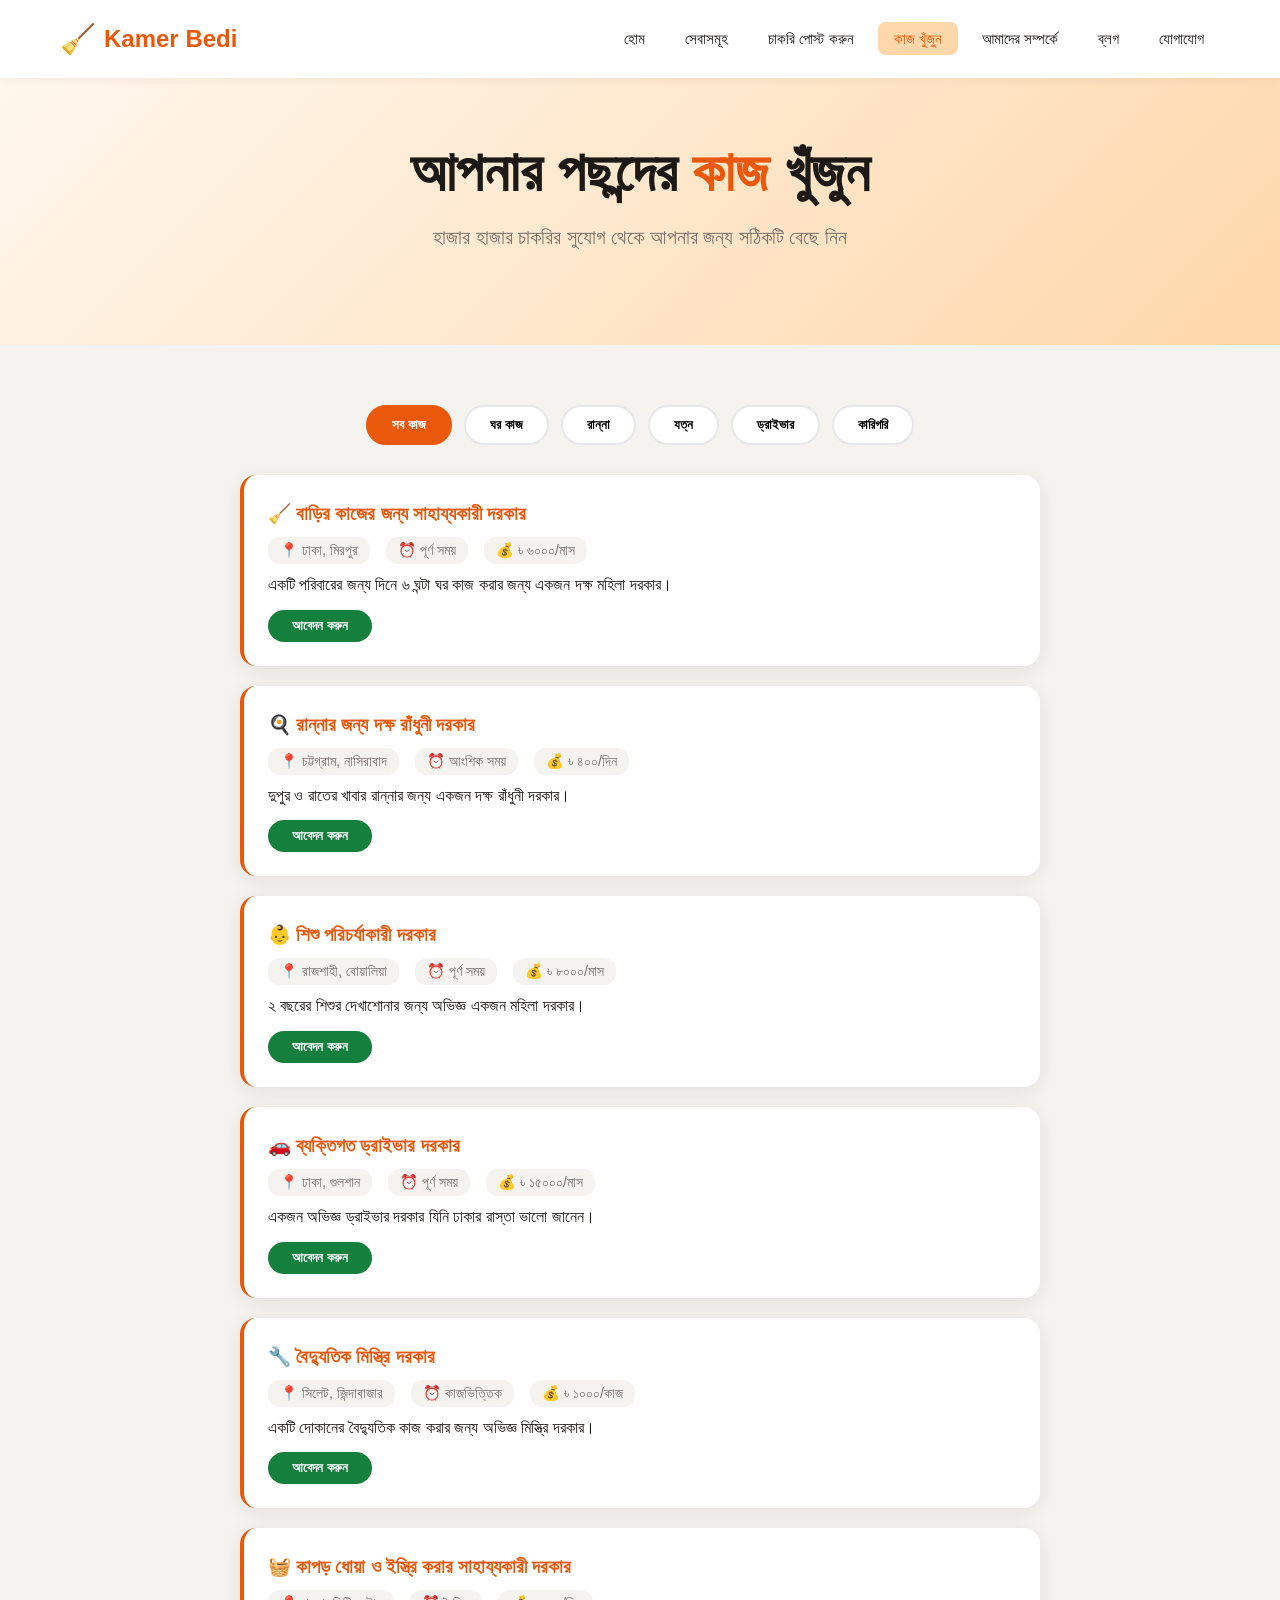
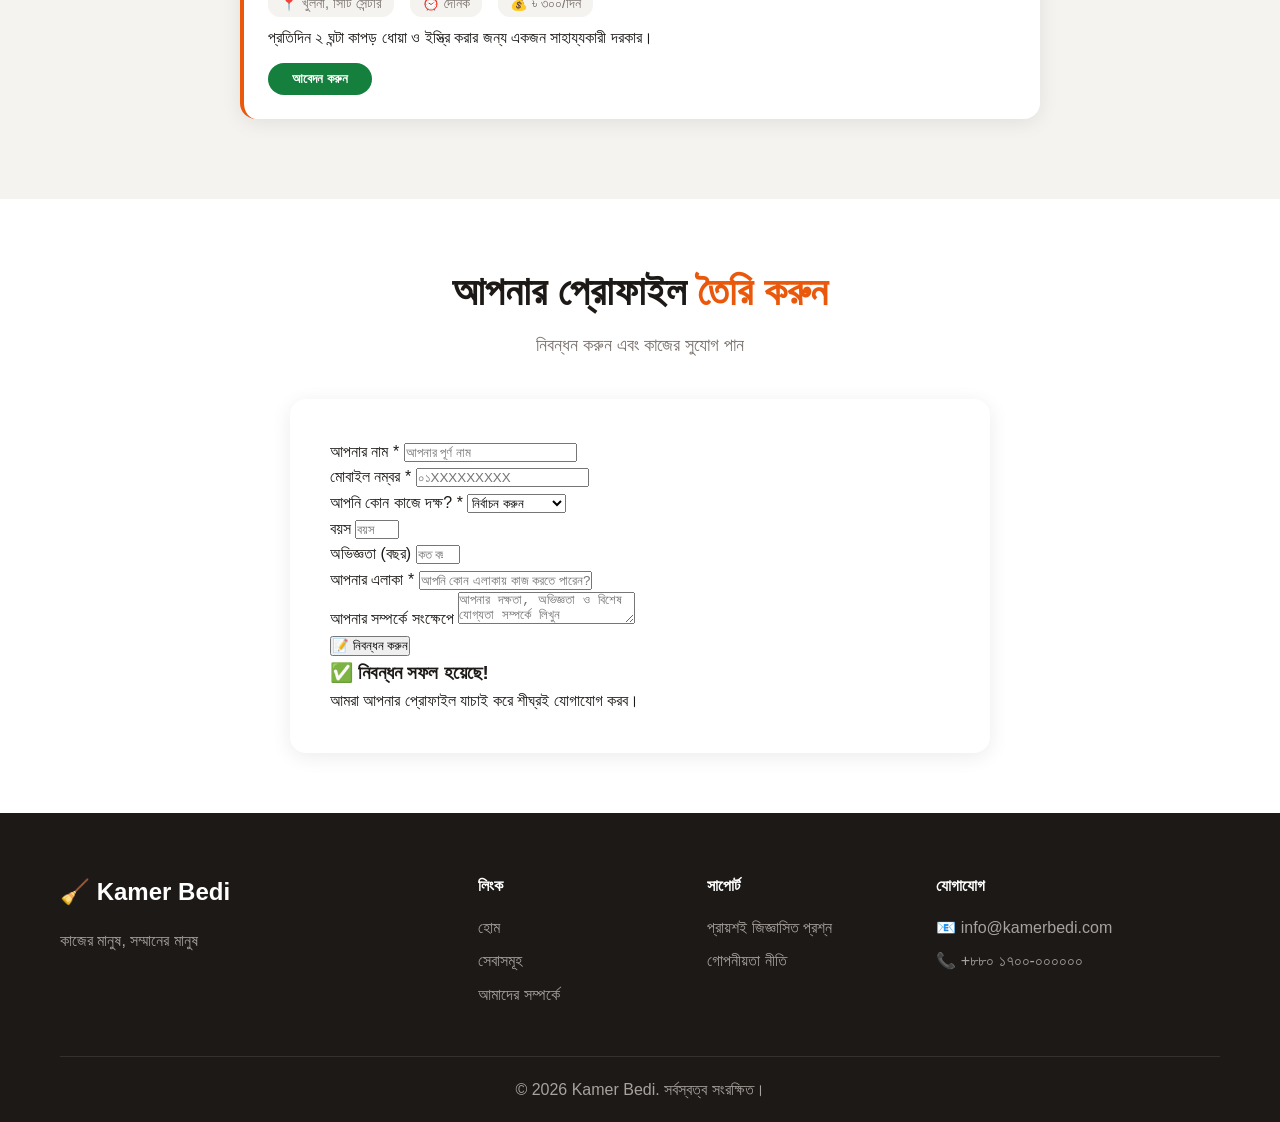
<file: find-work.html>
<!DOCTYPE html>
<html lang="bn">
<head>
    <meta charset="UTF-8" />
    <meta name="viewport" content="width=device-width, initial-scale=1.0" />
    <title>কাজ খুঁজুন - Kamer Bedi</title>
    <link rel="stylesheet" href="css/style.css" />
    <style>
        .worker-form {
            max-width: 700px;
            margin: 0 auto;
            padding: 40px;
            background: var(--white);
            border-radius: var(--radius);
            box-shadow: var(--shadow);
        }
        .job-listings {
            max-width: 800px;
            margin: 0 auto;
        }
        .job-card {
            background: var(--white);
            padding: 24px;
            border-radius: var(--radius);
            box-shadow: var(--shadow);
            margin-bottom: 20px;
            transition: var(--transition);
            border-left: 4px solid var(--primary);
        }
        .job-card:hover {
            transform: translateX(4px);
            box-shadow: var(--shadow-hover);
        }
        .job-card h3 {
            color: var(--primary);
            margin-bottom: 6px;
        }
        .job-card .job-meta {
            display: flex;
            gap: 16px;
            flex-wrap: wrap;
            color: var(--gray);
            font-size: 0.9rem;
            margin: 8px 0;
        }
        .job-card .job-meta span {
            background: var(--light-gray);
            padding: 2px 12px;
            border-radius: 12px;
        }
        .job-card .apply-btn {
            margin-top: 12px;
            padding: 8px 24px;
            background: var(--secondary);
            color: var(--white);
            border: none;
            border-radius: 25px;
            cursor: pointer;
            transition: var(--transition);
            font-weight: 600;
        }
        .job-card .apply-btn:hover {
            transform: scale(1.05);
            background: #166534;
        }
        .tabs {
            display: flex;
            gap: 12px;
            margin-bottom: 30px;
            justify-content: center;
        }
        .tab-btn {
            padding: 10px 24px;
            border-radius: 25px;
            border: 2px solid #E5E7EB;
            background: var(--white);
            cursor: pointer;
            transition: var(--transition);
            font-weight: 600;
        }
        .tab-btn.active {
            background: var(--primary);
            color: var(--white);
            border-color: var(--primary);
        }
        .tab-btn:hover {
            border-color: var(--primary);
        }
    </style>
</head>
<body>
    <!-- Navigation -->
    <nav class="navbar">
        <div class="container">
            <div class="nav-brand">
                <span class="brand-icon">🧹</span>
                <span class="brand-text">Kamer Bedi</span>
            </div>
            <button class="nav-toggle" id="navToggle">
                <span></span><span></span><span></span>
            </button>
            <ul class="nav-menu" id="navMenu">
                <li><a href="index.html">হোম</a></li>
                <li><a href="services.html">সেবাসমূহ</a></li>
                <li><a href="post-job.html">চাকরি পোস্ট করুন</a></li>
                <li><a href="find-work.html" class="active">কাজ খুঁজুন</a></li>
                <li><a href="about.html">আমাদের সম্পর্কে</a></li>
                <li><a href="blog.html">ব্লগ</a></li>
                <li><a href="contact.html">যোগাযোগ</a></li>
            </ul>
        </div>
    </nav>

    <!-- Hero -->
    <section class="hero" style="padding: 60px 0;">
        <div class="container">
            <h1 class="hero-title">আপনার পছন্দের <span class="highlight">কাজ</span> খুঁজুন</h1>
            <p class="hero-subtitle">হাজার হাজার চাকরির সুযোগ থেকে আপনার জন্য সঠিকটি বেছে নিন</p>
        </div>
    </section>

    <!-- Job Listings -->
    <section style="padding: 60px 0; background: var(--light-gray);">
        <div class="container">
            <div class="tabs">
                <button class="tab-btn active" onclick="filterJobs('all')">সব কাজ</button>
                <button class="tab-btn" onclick="filterJobs('household')">ঘর কাজ</button>
                <button class="tab-btn" onclick="filterJobs('cooking')">রান্না</button>
                <button class="tab-btn" onclick="filterJobs('care')">যত্ন</button>
                <button class="tab-btn" onclick="filterJobs('driving')">ড্রাইভার</button>
                <button class="tab-btn" onclick="filterJobs('technical')">কারিগরি</button>
            </div>

            <div class="job-listings" id="jobListings">
                <div class="job-card" data-category="household">
                    <h3>🧹 বাড়ির কাজের জন্য সাহায্যকারী দরকার</h3>
                    <div class="job-meta">
                        <span>📍 ঢাকা, মিরপুর</span>
                        <span>⏰ পূর্ণ সময়</span>
                        <span>💰 ৳ ৬০০০/মাস</span>
                    </div>
                    <p>একটি পরিবারের জন্য দিনে ৬ ঘন্টা ঘর কাজ করার জন্য একজন দক্ষ মহিলা দরকার।</p>
                    <button class="apply-btn" onclick="applyJob('বাড়ির কাজের জন্য সাহায্যকারী')">আবেদন করুন</button>
                </div>

                <div class="job-card" data-category="cooking">
                    <h3>🍳 রান্নার জন্য দক্ষ রাঁধুনী দরকার</h3>
                    <div class="job-meta">
                        <span>📍 চট্টগ্রাম, নাসিরাবাদ</span>
                        <span>⏰ আংশিক সময়</span>
                        <span>💰 ৳ ৪০০/দিন</span>
                    </div>
                    <p>দুপুর ও রাতের খাবার রান্নার জন্য একজন দক্ষ রাঁধুনী দরকার।</p>
                    <button class="apply-btn" onclick="applyJob('রান্নার জন্য দক্ষ রাঁধুনী')">আবেদন করুন</button>
                </div>

                <div class="job-card" data-category="care">
                    <h3>👶 শিশু পরিচর্যাকারী দরকার</h3>
                    <div class="job-meta">
                        <span>📍 রাজশাহী, বোয়ালিয়া</span>
                        <span>⏰ পূর্ণ সময়</span>
                        <span>💰 ৳ ৮০০০/মাস</span>
                    </div>
                    <p>২ বছরের শিশুর দেখাশোনার জন্য অভিজ্ঞ একজন মহিলা দরকার।</p>
                    <button class="apply-btn" onclick="applyJob('শিশু পরিচর্যাকারী')">আবেদন করুন</button>
                </div>

                <div class="job-card" data-category="driving">
                    <h3>🚗 ব্যক্তিগত ড্রাইভার দরকার</h3>
                    <div class="job-meta">
                        <span>📍 ঢাকা, গুলশান</span>
                        <span>⏰ পূর্ণ সময়</span>
                        <span>💰 ৳ ১৫০০০/মাস</span>
                    </div>
                    <p>একজন অভিজ্ঞ ড্রাইভার দরকার যিনি ঢাকার রাস্তা ভালো জানেন।</p>
                    <button class="apply-btn" onclick="applyJob('ব্যক্তিগত ড্রাইভার')">আবেদন করুন</button>
                </div>

                <div class="job-card" data-category="technical">
                    <h3>🔧 বৈদ্যুতিক মিস্ত্রি দরকার</h3>
                    <div class="job-meta">
                        <span>📍 সিলেট, জিন্দাবাজার</span>
                        <span>⏰ কাজভিত্তিক</span>
                        <span>💰 ৳ ১০০০/কাজ</span>
                    </div>
                    <p>একটি দোকানের বৈদ্যুতিক কাজ করার জন্য অভিজ্ঞ মিস্ত্রি দরকার।</p>
                    <button class="apply-btn" onclick="applyJob('বৈদ্যুতিক মিস্ত্রি')">আবেদন করুন</button>
                </div>

                <div class="job-card" data-category="household">
                    <h3>🧺 কাপড় ধোয়া ও ইস্ত্রি করার সাহায্যকারী দরকার</h3>
                    <div class="job-meta">
                        <span>📍 খুলনা, সিটি সেন্টার</span>
                        <span>⏰ দৈনিক</span>
                        <span>💰 ৳ ৩০০/দিন</span>
                    </div>
                    <p>প্রতিদিন ২ ঘন্টা কাপড় ধোয়া ও ইস্ত্রি করার জন্য একজন সাহায্যকারী দরকার।</p>
                    <button class="apply-btn" onclick="applyJob('কাপড় ধোয়া ও ইস্ত্রি')">আবেদন করুন</button>
                </div>
            </div>
        </div>
    </section>

    <!-- Worker Registration -->
    <section style="padding: 60px 0;">
        <div class="container">
            <h2 class="section-title">আপনার প্রোফাইল <span class="highlight">তৈরি করুন</span></h2>
            <p class="section-subtitle">নিবন্ধন করুন এবং কাজের সুযোগ পান</p>
            
            <div class="worker-form">
                <form id="workerForm">
                    <div class="form-row">
                        <div class="form-group">
                            <label>আপনার নাম <span class="required">*</span></label>
                            <input type="text" placeholder="আপনার পূর্ণ নাম" required />
                        </div>
                        <div class="form-group">
                            <label>মোবাইল নম্বর <span class="required">*</span></label>
                            <input type="tel" placeholder="০১XXXXXXXXX" required />
                        </div>
                    </div>

                    <div class="form-group">
                        <label>আপনি কোন কাজে দক্ষ? <span class="required">*</span></label>
                        <select required>
                            <option value="">নির্বাচন করুন</option>
                            <option value="household">ঘর কাজ</option>
                            <option value="cooking">রান্না</option>
                            <option value="care">বাচ্চা/বয়স্ক যত্ন</option>
                            <option value="driving">ড্রাইভার</option>
                            <option value="technical">কারিগরি কাজ</option>
                            <option value="gardening">বাগান করা</option>
                            <option value="multiple">একাধিক কাজে দক্ষ</option>
                        </select>
                    </div>

                    <div class="form-row">
                        <div class="form-group">
                            <label>বয়স</label>
                            <input type="number" placeholder="বয়স" min="18" max="65" />
                        </div>
                        <div class="form-group">
                            <label>অভিজ্ঞতা (বছর)</label>
                            <input type="number" placeholder="কত বছর অভিজ্ঞতা" min="0" max="50" />
                        </div>
                    </div>

                    <div class="form-group">
                        <label>আপনার এলাকা <span class="required">*</span></label>
                        <input type="text" placeholder="আপনি কোন এলাকায় কাজ করতে পারেন?" required />
                    </div>

                    <div class="form-group">
                        <label>আপনার সম্পর্কে সংক্ষেপে</label>
                        <textarea placeholder="আপনার দক্ষতা, অভিজ্ঞতা ও বিশেষ যোগ্যতা সম্পর্কে লিখুন"></textarea>
                    </div>

                    <button type="submit" class="form-submit">📝 নিবন্ধন করুন</button>
                </form>

                <div class="success-message" id="workerSuccess">
                    <h3>✅ নিবন্ধন সফল হয়েছে!</h3>
                    <p>আমরা আপনার প্রোফাইল যাচাই করে শীঘ্রই যোগাযোগ করব।</p>
                </div>
            </div>
        </div>
    </section>

    <!-- Footer -->
    <footer class="footer">
        <div class="container">
            <div class="footer-grid">
                <div class="footer-col">
                    <h3>🧹 Kamer Bedi</h3>
                    <p>কাজের মানুষ, সম্মানের মানুষ</p>
                </div>
                <div class="footer-col">
                    <h4>লিংক</h4>
                    <ul>
                        <li><a href="index.html">হোম</a></li>
                        <li><a href="services.html">সেবাসমূহ</a></li>
                        <li><a href="about.html">আমাদের সম্পর্কে</a></li>
                    </ul>
                </div>
                <div class="footer-col">
                    <h4>সাপোর্ট</h4>
                    <ul>
                        <li><a href="#">প্রায়শই জিজ্ঞাসিত প্রশ্ন</a></li>
                        <li><a href="#">গোপনীয়তা নীতি</a></li>
                    </ul>
                </div>
                <div class="footer-col">
                    <h4>যোগাযোগ</h4>
                    <p>📧 info@kamerbedi.com</p>
                    <p>📞 +৮৮০ ১৭০০-০০০০০০</p>
                </div>
            </div>
            <div class="footer-bottom">
                <p>&copy; 2026 Kamer Bedi. সর্বস্বত্ব সংরক্ষিত।</p>
            </div>
        </div>
    </footer>

    <script src="js/script.js"></script>
    <script>
        function applyJob(jobTitle) {
            alert(`✅ "${jobTitle}" পদের জন্য আপনার আবেদন গৃহীত হয়েছে!\nআমরা খুব শীঘ্রই আপনার সাথে যোগাযোগ করব।`);
        }

        function filterJobs(category) {
            const cards = document.querySelectorAll('.job-card');
            const tabs = document.querySelectorAll('.tab-btn');
            
            tabs.forEach(tab => {
                if (tab.textContent.toLowerCase().includes(category) || 
                    (category === 'all' && tab.textContent.includes('সব'))) {
                    tab.classList.add('active');
                } else {
                    tab.classList.remove('active');
                }
            });

            cards.forEach(card => {
                if (category === 'all' || card.dataset.category === category) {
                    card.style.display = 'block';
                } else {
                    card.style.display = 'none';
                }
            });
        }

        document.getElementById('workerForm').addEventListener('submit', function(e) {
            e.preventDefault();
            const btn = this.querySelector('.form-submit');
            btn.textContent = '⏳ নিবন্ধন হচ্ছে...';
            btn.disabled = true;
            
            setTimeout(() => {
                document.getElementById('workerSuccess').style.display = 'block';
                this.reset();
                btn.textContent = '📝 নিবন্ধন করুন';
                btn.disabled = false;
                setTimeout(() => {
                    document.getElementById('workerSuccess').style.display = 'none';
                }, 5000);
            }, 1500);
        });
    </script>
</body>
</html>
</file>
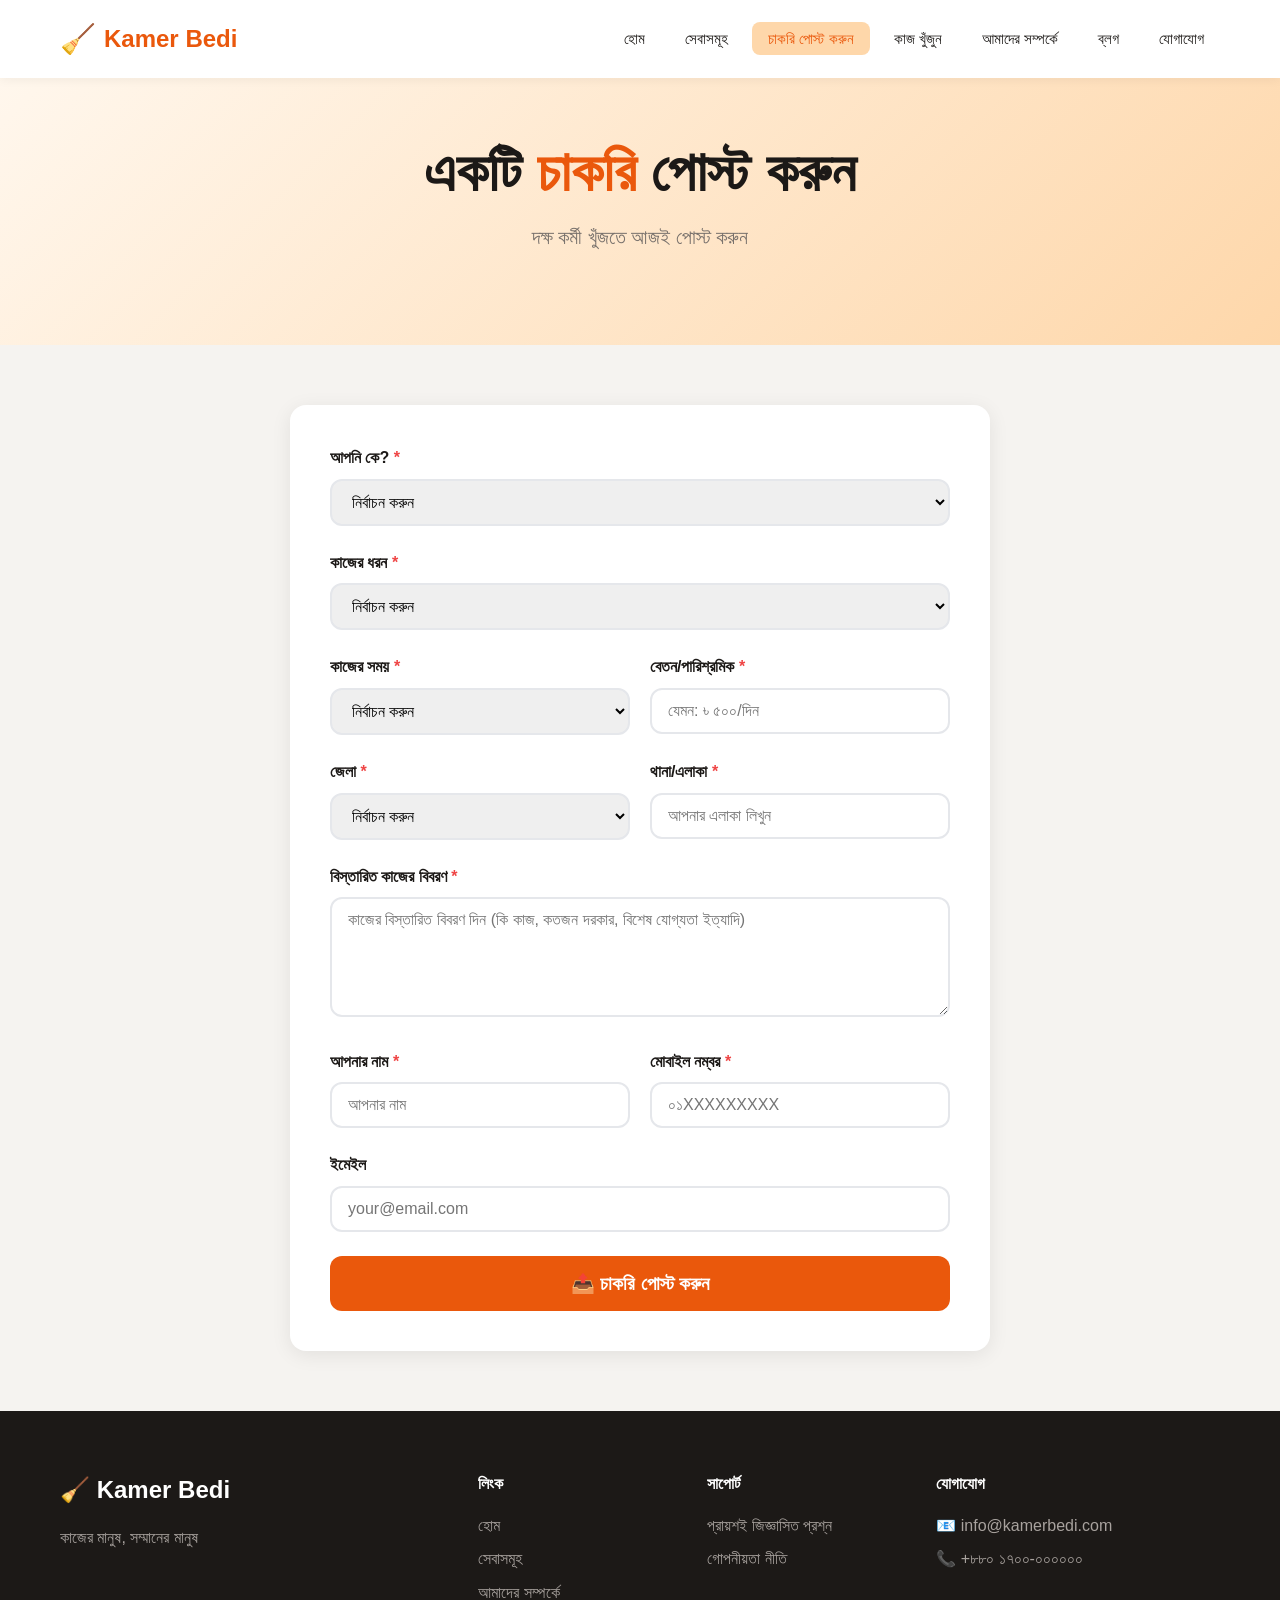
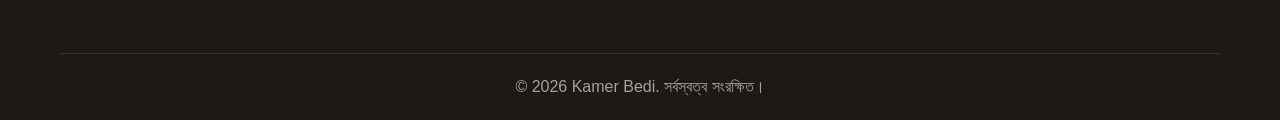
<file: post-job.html>
<!DOCTYPE html>
<html lang="bn">
<head>
    <meta charset="UTF-8" />
    <meta name="viewport" content="width=device-width, initial-scale=1.0" />
    <title>চাকরি পোস্ট করুন - Kamer Bedi</title>
    <link rel="stylesheet" href="css/style.css" />
    <style>
        .form-container {
            max-width: 700px;
            margin: 0 auto;
            padding: 40px;
            background: var(--white);
            border-radius: var(--radius);
            box-shadow: var(--shadow);
        }
        .form-group {
            margin-bottom: 24px;
        }
        .form-group label {
            display: block;
            font-weight: 600;
            margin-bottom: 8px;
            color: var(--dark);
        }
        .form-group label .required {
            color: #EF4444;
        }
        .form-group input,
        .form-group select,
        .form-group textarea {
            width: 100%;
            padding: 12px 16px;
            border: 2px solid #E5E7EB;
            border-radius: 12px;
            font-size: 1rem;
            transition: var(--transition);
            font-family: inherit;
        }
        .form-group input:focus,
        .form-group select:focus,
        .form-group textarea:focus {
            outline: none;
            border-color: var(--primary);
            box-shadow: 0 0 0 3px rgba(234, 88, 12, 0.1);
        }
        .form-group textarea {
            min-height: 120px;
            resize: vertical;
        }
        .form-row {
            display: grid;
            grid-template-columns: 1fr 1fr;
            gap: 20px;
        }
        .form-submit {
            width: 100%;
            padding: 16px;
            background: var(--primary);
            color: var(--white);
            border: none;
            border-radius: 12px;
            font-size: 1.2rem;
            font-weight: 700;
            cursor: pointer;
            transition: var(--transition);
        }
        .form-submit:hover {
            background: var(--primary-dark);
            transform: translateY(-2px);
            box-shadow: var(--shadow-hover);
        }
        .success-message {
            display: none;
            background: #D1FAE5;
            color: #065F46;
            padding: 20px;
            border-radius: 12px;
            text-align: center;
            margin-top: 20px;
        }
        .success-message.show {
            display: block;
        }
        @media (max-width: 768px) {
            .form-row {
                grid-template-columns: 1fr;
            }
            .form-container {
                padding: 20px;
            }
        }
    </style>
</head>
<body>
    <!-- Navigation -->
    <nav class="navbar">
        <div class="container">
            <div class="nav-brand">
                <span class="brand-icon">🧹</span>
                <span class="brand-text">Kamer Bedi</span>
            </div>
            <button class="nav-toggle" id="navToggle">
                <span></span><span></span><span></span>
            </button>
            <ul class="nav-menu" id="navMenu">
                <li><a href="index.html">হোম</a></li>
                <li><a href="services.html">সেবাসমূহ</a></li>
                <li><a href="post-job.html" class="active">চাকরি পোস্ট করুন</a></li>
                <li><a href="find-work.html">কাজ খুঁজুন</a></li>
                <li><a href="about.html">আমাদের সম্পর্কে</a></li>
                <li><a href="blog.html">ব্লগ</a></li>
                <li><a href="contact.html">যোগাযোগ</a></li>
            </ul>
        </div>
    </nav>

    <!-- Hero -->
    <section class="hero" style="padding: 60px 0;">
        <div class="container">
            <h1 class="hero-title">একটি <span class="highlight">চাকরি</span> পোস্ট করুন</h1>
            <p class="hero-subtitle">দক্ষ কর্মী খুঁজতে আজই পোস্ট করুন</p>
        </div>
    </section>

    <!-- Form -->
    <section style="padding: 60px 0; background: var(--light-gray);">
        <div class="container">
            <div class="form-container">
                <form id="postJobForm">
                    <div class="form-group">
                        <label>আপনি কে? <span class="required">*</span></label>
                        <select required>
                            <option value="">নির্বাচন করুন</option>
                            <option value="home">গৃহস্থ</option>
                            <option value="office">অফিস/প্রতিষ্ঠান</option>
                            <option value="business">ব্যবসায়ী</option>
                            <option value="other">অন্যান্য</option>
                        </select>
                    </div>

                    <div class="form-group">
                        <label>কাজের ধরন <span class="required">*</span></label>
                        <select required>
                            <option value="">নির্বাচন করুন</option>
                            <option value="household">ঘর কাজ</option>
                            <option value="cooking">রান্না</option>
                            <option value="care">বাচ্চা/বয়স্ক যত্ন</option>
                            <option value="driving">ড্রাইভার</option>
                            <option value="technical">কারিগরি কাজ</option>
                            <option value="gardening">বাগান করা</option>
                            <option value="other">অন্যান্য</option>
                        </select>
                    </div>

                    <div class="form-row">
                        <div class="form-group">
                            <label>কাজের সময় <span class="required">*</span></label>
                            <select required>
                                <option value="">নির্বাচন করুন</option>
                                <option value="fulltime">পূর্ণ সময় (দিনে ৮ ঘন্টা)</option>
                                <option value="parttime">আংশিক সময় (দিনে ৪ ঘন্টা)</option>
                                <option value="hourly">ঘন্টা হিসেবে</option>
                                <option value="daily">দিন হিসেবে</option>
                                <option value="weekly">সাপ্তাহিক</option>
                                <option value="monthly">মাসিক</option>
                            </select>
                        </div>
                        <div class="form-group">
                            <label>বেতন/পারিশ্রমিক <span class="required">*</span></label>
                            <input type="text" placeholder="যেমন: ৳ ৫০০/দিন" required />
                        </div>
                    </div>

                    <div class="form-row">
                        <div class="form-group">
                            <label>জেলা <span class="required">*</span></label>
                            <select required>
                                <option value="">নির্বাচন করুন</option>
                                <option>ঢাকা</option>
                                <option>চট্টগ্রাম</option>
                                <option>রাজশাহী</option>
                                <option>খুলনা</option>
                                <option>বরিশাল</option>
                                <option>সিলেট</option>
                                <option>রংপুর</option>
                                <option>ময়মনসিংহ</option>
                            </select>
                        </div>
                        <div class="form-group">
                            <label>থানা/এলাকা <span class="required">*</span></label>
                            <input type="text" placeholder="আপনার এলাকা লিখুন" required />
                        </div>
                    </div>

                    <div class="form-group">
                        <label>বিস্তারিত কাজের বিবরণ <span class="required">*</span></label>
                        <textarea placeholder="কাজের বিস্তারিত বিবরণ দিন (কি কাজ, কতজন দরকার, বিশেষ যোগ্যতা ইত্যাদি)" required></textarea>
                    </div>

                    <div class="form-row">
                        <div class="form-group">
                            <label>আপনার নাম <span class="required">*</span></label>
                            <input type="text" placeholder="আপনার নাম" required />
                        </div>
                        <div class="form-group">
                            <label>মোবাইল নম্বর <span class="required">*</span></label>
                            <input type="tel" placeholder="০১XXXXXXXXX" required />
                        </div>
                    </div>

                    <div class="form-group">
                        <label>ইমেইল</label>
                        <input type="email" placeholder="your@email.com" />
                    </div>

                    <button type="submit" class="form-submit">📤 চাকরি পোস্ট করুন</button>
                </form>

                <div class="success-message" id="successMessage">
                    <h3>✅ চাকরি সফলভাবে পোস্ট হয়েছে!</h3>
                    <p>আমরা আপনার তথ্য যাচাই করে খুব শীঘ্রই যোগাযোগ করব।</p>
                </div>
            </div>
        </div>
    </section>

    <!-- Footer -->
    <footer class="footer">
        <div class="container">
            <div class="footer-grid">
                <div class="footer-col">
                    <h3>🧹 Kamer Bedi</h3>
                    <p>কাজের মানুষ, সম্মানের মানুষ</p>
                </div>
                <div class="footer-col">
                    <h4>লিংক</h4>
                    <ul>
                        <li><a href="index.html">হোম</a></li>
                        <li><a href="services.html">সেবাসমূহ</a></li>
                        <li><a href="about.html">আমাদের সম্পর্কে</a></li>
                    </ul>
                </div>
                <div class="footer-col">
                    <h4>সাপোর্ট</h4>
                    <ul>
                        <li><a href="#">প্রায়শই জিজ্ঞাসিত প্রশ্ন</a></li>
                        <li><a href="#">গোপনীয়তা নীতি</a></li>
                    </ul>
                </div>
                <div class="footer-col">
                    <h4>যোগাযোগ</h4>
                    <p>📧 info@kamerbedi.com</p>
                    <p>📞 +৮৮০ ১৭০০-০০০০০০</p>
                </div>
            </div>
            <div class="footer-bottom">
                <p>&copy; 2026 Kamer Bedi. সর্বস্বত্ব সংরক্ষিত।</p>
            </div>
        </div>
    </footer>

    <script src="js/script.js"></script>
    <script>
        document.getElementById('postJobForm').addEventListener('submit', function(e) {
            e.preventDefault();
            const btn = this.querySelector('.form-submit');
            btn.textContent = '⏳ পোস্ট হচ্ছে...';
            btn.disabled = true;
            
            setTimeout(() => {
                document.getElementById('successMessage').classList.add('show');
                this.reset();
                btn.textContent = '📤 চাকরি পোস্ট করুন';
                btn.disabled = false;
                setTimeout(() => {
                    document.getElementById('successMessage').classList.remove('show');
                }, 5000);
            }, 1500);
        });
    </script>
</body>
</html>
</file>
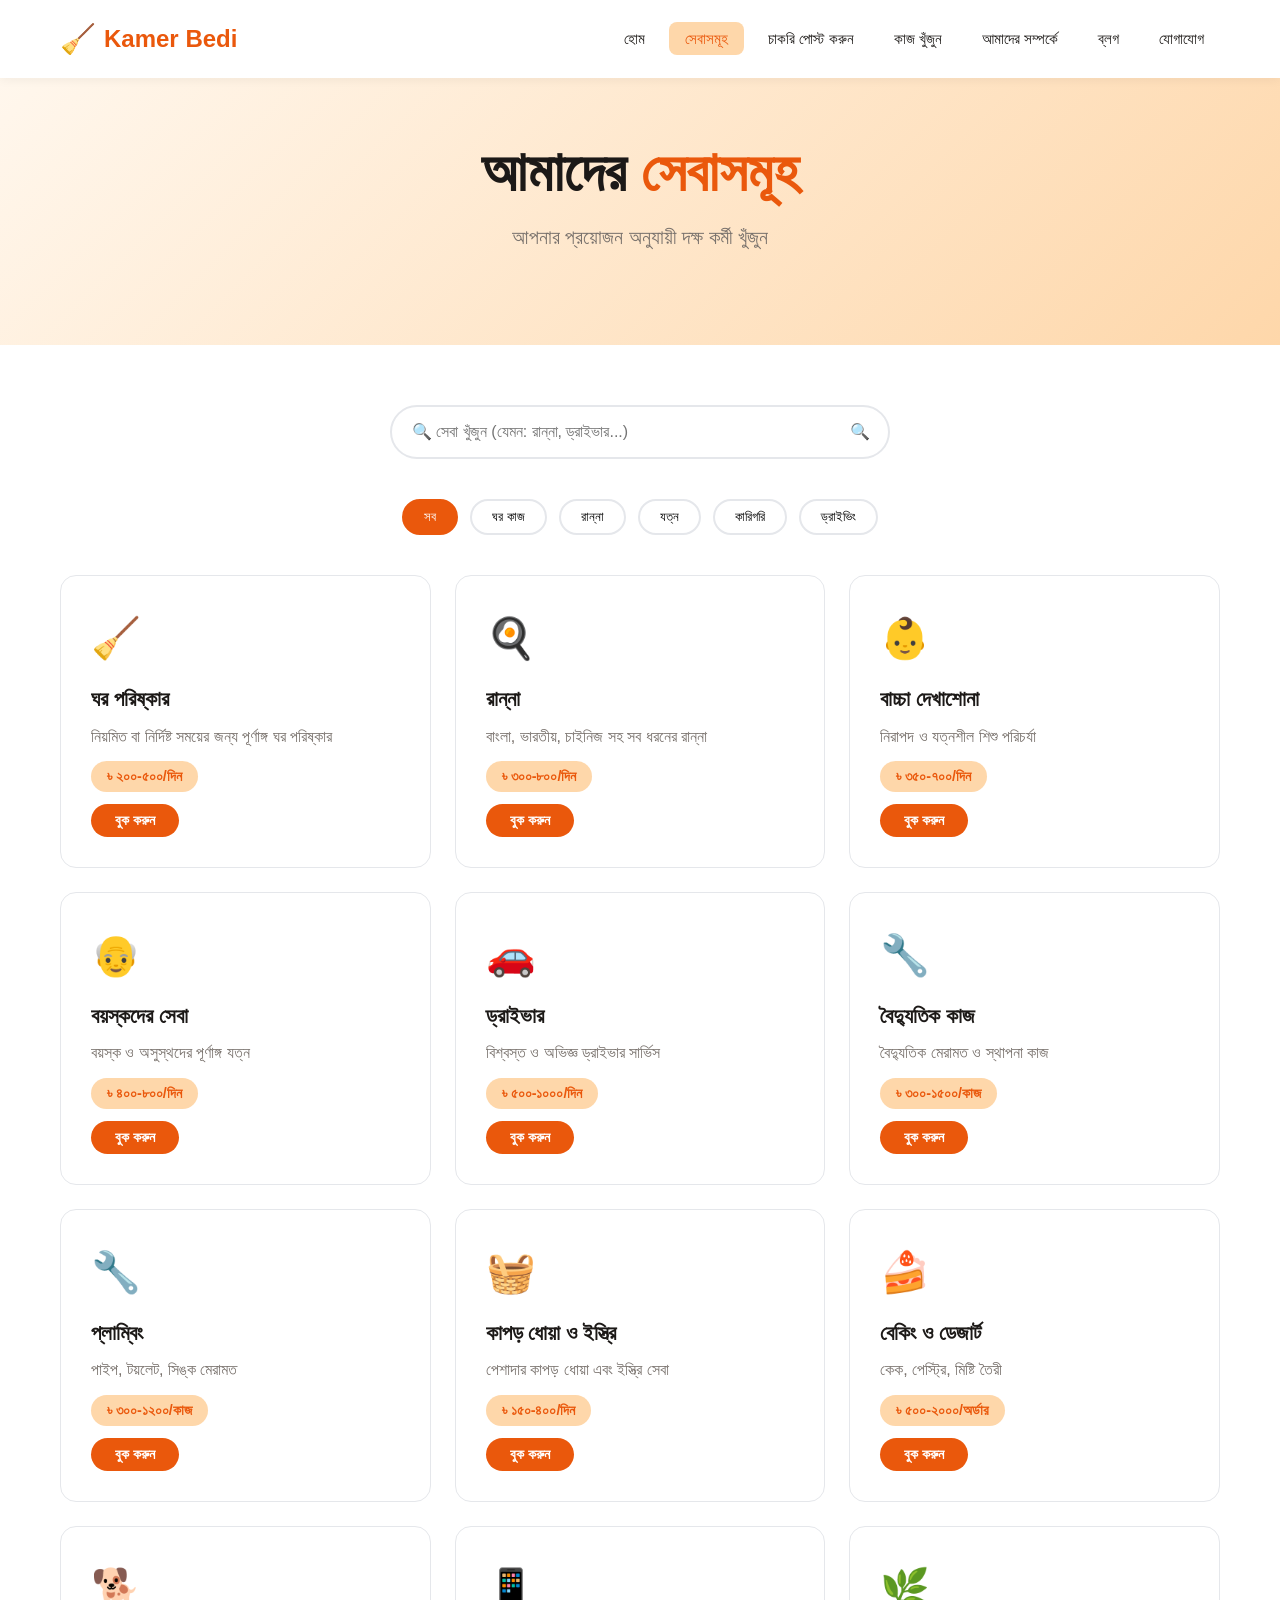
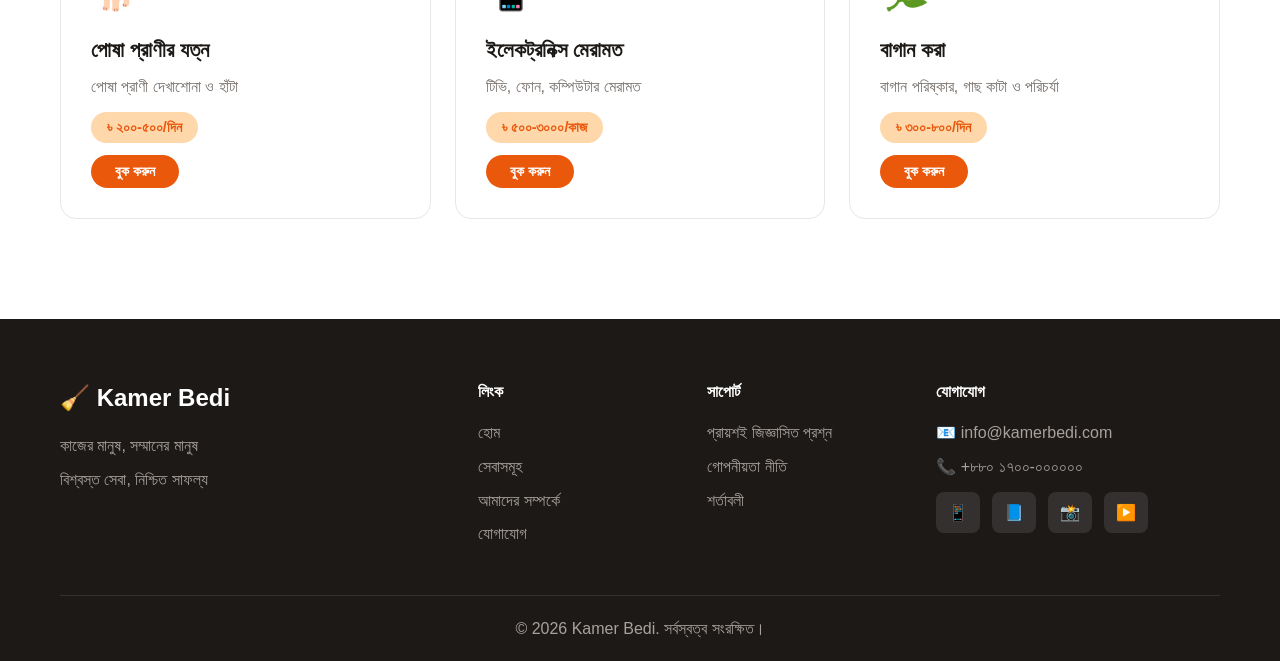
<file: services.html>
<!DOCTYPE html>
<html lang="bn">
<head>
    <meta charset="UTF-8" />
    <meta name="viewport" content="width=device-width, initial-scale=1.0" />
    <title>সেবাসমূহ - Kamer Bedi</title>
    <link rel="stylesheet" href="css/style.css" />
    <style>
        .services-full {
            padding: 60px 0;
            background: var(--white);
        }
        .search-box {
            max-width: 500px;
            margin: 0 auto 40px;
            position: relative;
        }
        .search-box input {
            width: 100%;
            padding: 16px 20px;
            border: 2px solid #E5E7EB;
            border-radius: 50px;
            font-size: 1rem;
            transition: var(--transition);
            outline: none;
        }
        .search-box input:focus {
            border-color: var(--primary);
            box-shadow: 0 0 0 3px rgba(234, 88, 12, 0.1);
        }
        .search-box .search-icon {
            position: absolute;
            right: 20px;
            top: 50%;
            transform: translateY(-50%);
            color: var(--gray);
        }
        .service-detail-card {
            background: var(--white);
            border: 1px solid #E5E7EB;
            border-radius: var(--radius);
            padding: 30px;
            transition: var(--transition);
            cursor: pointer;
        }
        .service-detail-card:hover {
            border-color: var(--primary);
            box-shadow: var(--shadow-hover);
            transform: translateY(-4px);
        }
        .service-detail-card .icon {
            font-size: 2.5rem;
            margin-bottom: 12px;
        }
        .service-detail-card h3 {
            font-size: 1.3rem;
            margin-bottom: 8px;
            color: var(--dark);
        }
        .service-detail-card p {
            color: var(--gray);
            margin-bottom: 12px;
        }
        .service-detail-card .price {
            display: inline-block;
            background: var(--primary-light);
            color: var(--primary);
            padding: 4px 16px;
            border-radius: 20px;
            font-weight: 600;
            font-size: 0.9rem;
        }
        .service-detail-card .book-btn {
            display: inline-block;
            margin-top: 12px;
            padding: 8px 24px;
            background: var(--primary);
            color: var(--white);
            border-radius: 25px;
            font-weight: 600;
            font-size: 0.9rem;
            border: none;
            cursor: pointer;
            transition: var(--transition);
        }
        .service-detail-card .book-btn:hover {
            background: var(--primary-dark);
            transform: scale(1.05);
        }
        .filter-tabs {
            display: flex;
            gap: 12px;
            flex-wrap: wrap;
            justify-content: center;
            margin-bottom: 40px;
        }
        .filter-tab {
            padding: 8px 20px;
            border-radius: 25px;
            border: 2px solid #E5E7EB;
            background: var(--white);
            cursor: pointer;
            transition: var(--transition);
            font-weight: 500;
        }
        .filter-tab:hover,
        .filter-tab.active {
            border-color: var(--primary);
            background: var(--primary);
            color: var(--white);
        }
    </style>
</head>
<body>
    <!-- Navigation -->
    <nav class="navbar">
        <div class="container">
            <div class="nav-brand">
                <span class="brand-icon">🧹</span>
                <span class="brand-text">Kamer Bedi</span>
            </div>
            <button class="nav-toggle" id="navToggle">
                <span></span><span></span><span></span>
            </button>
            <ul class="nav-menu" id="navMenu">
                <li><a href="index.html">হোম</a></li>
                <li><a href="services.html" class="active">সেবাসমূহ</a></li>
                <li><a href="post-job.html">চাকরি পোস্ট করুন</a></li>
                <li><a href="find-work.html">কাজ খুঁজুন</a></li>
                <li><a href="about.html">আমাদের সম্পর্কে</a></li>
                <li><a href="blog.html">ব্লগ</a></li>
                <li><a href="contact.html">যোগাযোগ</a></li>
            </ul>
        </div>
    </nav>

    <!-- Hero -->
    <section class="hero" style="padding: 60px 0;">
        <div class="container">
            <h1 class="hero-title">আমাদের <span class="highlight">সেবাসমূহ</span></h1>
            <p class="hero-subtitle">আপনার প্রয়োজন অনুযায়ী দক্ষ কর্মী খুঁজুন</p>
        </div>
    </section>

    <!-- Services Full -->
    <section class="services-full">
        <div class="container">
            <div class="search-box">
                <input type="text" id="searchInput" placeholder="🔍 সেবা খুঁজুন (যেমন: রান্না, ড্রাইভার...)" />
                <span class="search-icon">🔍</span>
            </div>

            <div class="filter-tabs">
                <button class="filter-tab active" data-filter="all">সব</button>
                <button class="filter-tab" data-filter="household">ঘর কাজ</button>
                <button class="filter-tab" data-filter="cooking">রান্না</button>
                <button class="filter-tab" data-filter="care">যত্ন</button>
                <button class="filter-tab" data-filter="technical">কারিগরি</button>
                <button class="filter-tab" data-filter="driving">ড্রাইভিং</button>
            </div>

            <div class="services-grid" id="servicesGrid">
                <div class="service-detail-card" data-category="household">
                    <div class="icon">🧹</div>
                    <h3>ঘর পরিষ্কার</h3>
                    <p>নিয়মিত বা নির্দিষ্ট সময়ের জন্য পূর্ণাঙ্গ ঘর পরিষ্কার</p>
                    <span class="price">৳ ২০০-৫০০/দিন</span>
                    <br />
                    <button class="book-btn" onclick="bookService('ঘর পরিষ্কার')">বুক করুন</button>
                </div>

                <div class="service-detail-card" data-category="cooking">
                    <div class="icon">🍳</div>
                    <h3>রান্না</h3>
                    <p>বাংলা, ভারতীয়, চাইনিজ সহ সব ধরনের রান্না</p>
                    <span class="price">৳ ৩০০-৮০০/দিন</span>
                    <br />
                    <button class="book-btn" onclick="bookService('রান্না')">বুক করুন</button>
                </div>

                <div class="service-detail-card" data-category="care">
                    <div class="icon">👶</div>
                    <h3>বাচ্চা দেখাশোনা</h3>
                    <p>নিরাপদ ও যত্নশীল শিশু পরিচর্যা</p>
                    <span class="price">৳ ৩৫০-৭০০/দিন</span>
                    <br />
                    <button class="book-btn" onclick="bookService('বাচ্চা দেখাশোনা')">বুক করুন</button>
                </div>

                <div class="service-detail-card" data-category="care">
                    <div class="icon">👴</div>
                    <h3>বয়স্কদের সেবা</h3>
                    <p>বয়স্ক ও অসুস্থদের পূর্ণাঙ্গ যত্ন</p>
                    <span class="price">৳ ৪০০-৮০০/দিন</span>
                    <br />
                    <button class="book-btn" onclick="bookService('বয়স্কদের সেবা')">বুক করুন</button>
                </div>

                <div class="service-detail-card" data-category="driving">
                    <div class="icon">🚗</div>
                    <h3>ড্রাইভার</h3>
                    <p>বিশ্বস্ত ও অভিজ্ঞ ড্রাইভার সার্ভিস</p>
                    <span class="price">৳ ৫০০-১০০০/দিন</span>
                    <br />
                    <button class="book-btn" onclick="bookService('ড্রাইভার')">বুক করুন</button>
                </div>

                <div class="service-detail-card" data-category="technical">
                    <div class="icon">🔧</div>
                    <h3>বৈদ্যুতিক কাজ</h3>
                    <p>বৈদ্যুতিক মেরামত ও স্থাপনা কাজ</p>
                    <span class="price">৳ ৩০০-১৫০০/কাজ</span>
                    <br />
                    <button class="book-btn" onclick="bookService('বৈদ্যুতিক কাজ')">বুক করুন</button>
                </div>

                <div class="service-detail-card" data-category="technical">
                    <div class="icon">🔧</div>
                    <h3>প্লাম্বিং</h3>
                    <p>পাইপ, টয়লেট, সিঙ্ক মেরামত</p>
                    <span class="price">৳ ৩০০-১২০০/কাজ</span>
                    <br />
                    <button class="book-btn" onclick="bookService('প্লাম্বিং')">বুক করুন</button>
                </div>

                <div class="service-detail-card" data-category="household">
                    <div class="icon">🧺</div>
                    <h3>কাপড় ধোয়া ও ইস্ত্রি</h3>
                    <p>পেশাদার কাপড় ধোয়া এবং ইস্ত্রি সেবা</p>
                    <span class="price">৳ ১৫০-৪০০/দিন</span>
                    <br />
                    <button class="book-btn" onclick="bookService('কাপড় ধোয়া ও ইস্ত্রি')">বুক করুন</button>
                </div>

                <div class="service-detail-card" data-category="cooking">
                    <div class="icon">🍰</div>
                    <h3>বেকিং ও ডেজার্ট</h3>
                    <p>কেক, পেস্ট্রি, মিষ্টি তৈরী</p>
                    <span class="price">৳ ৫০০-২০০০/অর্ডার</span>
                    <br />
                    <button class="book-btn" onclick="bookService('বেকিং ও ডেজার্ট')">বুক করুন</button>
                </div>

                <div class="service-detail-card" data-category="care">
                    <div class="icon">🐕</div>
                    <h3>পোষা প্রাণীর যত্ন</h3>
                    <p>পোষা প্রাণী দেখাশোনা ও হাঁটা</p>
                    <span class="price">৳ ২০০-৫০০/দিন</span>
                    <br />
                    <button class="book-btn" onclick="bookService('পোষা প্রাণীর যত্ন')">বুক করুন</button>
                </div>

                <div class="service-detail-card" data-category="technical">
                    <div class="icon">📱</div>
                    <h3>ইলেকট্রনিক্স মেরামত</h3>
                    <p>টিভি, ফোন, কম্পিউটার মেরামত</p>
                    <span class="price">৳ ৫০০-৩০০০/কাজ</span>
                    <br />
                    <button class="book-btn" onclick="bookService('ইলেকট্রনিক্স মেরামত')">বুক করুন</button>
                </div>

                <div class="service-detail-card" data-category="household">
                    <div class="icon">🌿</div>
                    <h3>বাগান করা</h3>
                    <p>বাগান পরিষ্কার, গাছ কাটা ও পরিচর্যা</p>
                    <span class="price">৳ ৩০০-৮০০/দিন</span>
                    <br />
                    <button class="book-btn" onclick="bookService('বাগান করা')">বুক করুন</button>
                </div>
            </div>
        </div>
    </section>

    <!-- Footer -->
    <footer class="footer">
        <div class="container">
            <div class="footer-grid">
                <div class="footer-col">
                    <h3>🧹 Kamer Bedi</h3>
                    <p>কাজের মানুষ, সম্মানের মানুষ</p>
                    <p>বিশ্বস্ত সেবা, নিশ্চিত সাফল্য</p>
                </div>
                <div class="footer-col">
                    <h4>লিংক</h4>
                    <ul>
                        <li><a href="index.html">হোম</a></li>
                        <li><a href="services.html">সেবাসমূহ</a></li>
                        <li><a href="about.html">আমাদের সম্পর্কে</a></li>
                        <li><a href="contact.html">যোগাযোগ</a></li>
                    </ul>
                </div>
                <div class="footer-col">
                    <h4>সাপোর্ট</h4>
                    <ul>
                        <li><a href="#">প্রায়শই জিজ্ঞাসিত প্রশ্ন</a></li>
                        <li><a href="#">গোপনীয়তা নীতি</a></li>
                        <li><a href="#">শর্তাবলী</a></li>
                    </ul>
                </div>
                <div class="footer-col">
                    <h4>যোগাযোগ</h4>
                    <p>📧 info@kamerbedi.com</p>
                    <p>📞 +৮৮০ ১৭০০-০০০০০০</p>
                    <div class="social-links">
                        <a href="#">📱</a>
                        <a href="#">📘</a>
                        <a href="#">📸</a>
                        <a href="#">▶️</a>
                    </div>
                </div>
            </div>
            <div class="footer-bottom">
                <p>&copy; 2026 Kamer Bedi. সর্বস্বত্ব সংরক্ষিত।</p>
            </div>
        </div>
    </footer>

    <script src="js/script.js"></script>
    <script>
        // Service booking function
        function bookService(service) {
            alert(`✅ "${service}" সেবাটি বুক করার জন্য আপনাকে ধন্যবাদ!\nআমরা খুব শীঘ্রই আপনার সাথে যোগাযোগ করব।`);
        }

        // Filter functionality
        const filterTabs = document.querySelectorAll('.filter-tab');
        const serviceCards = document.querySelectorAll('.service-detail-card');

        filterTabs.forEach(tab => {
            tab.addEventListener('click', function() {
                filterTabs.forEach(t => t.classList.remove('active'));
                this.classList.add('active');
                
                const filter = this.dataset.filter;
                serviceCards.forEach(card => {
                    if (filter === 'all' || card.dataset.category === filter) {
                        card.style.display = 'block';
                    } else {
                        card.style.display = 'none';
                    }
                });
            });
        });

        // Search functionality
        const searchInput = document.getElementById('searchInput');
        if (searchInput) {
            searchInput.addEventListener('input', function() {
                const query = this.value.toLowerCase();
                serviceCards.forEach(card => {
                    const text = card.textContent.toLowerCase();
                    card.style.display = text.includes(query) ? 'block' : 'none';
                });
            });
        }
    </script>
</body>
</html>
</file>
<file: css/style.css>
/* ===== RESET & BASE ===== */
* {
    margin: 0;
    padding: 0;
    box-sizing: border-box;
}

:root {
    --primary: #EA580C;
    --primary-dark: #C2410C;
    --primary-light: #FED7AA;
    --secondary: #15803D;
    --dark: #1C1917;
    --gray: #78716C;
    --light-gray: #F5F3F0;
    --white: #FFFFFF;
    --shadow: 0 4px 20px rgba(0,0,0,0.08);
    --shadow-hover: 0 8px 30px rgba(0,0,0,0.15);
    --radius: 16px;
    --transition: all 0.3s ease;
}

body {
    font-family: 'Segoe UI', 'Noto Sans Bengali', -apple-system, sans-serif;
    line-height: 1.6;
    color: var(--dark);
    background: var(--white);
}

.container {
    max-width: 1200px;
    margin: 0 auto;
    padding: 0 20px;
}

a {
    text-decoration: none;
    color: inherit;
}

ul {
    list-style: none;
}

img {
    max-width: 100%;
    height: auto;
}

/* ===== BUTTONS ===== */
.btn {
    display: inline-block;
    padding: 14px 32px;
    border-radius: 50px;
    font-weight: 600;
    font-size: 1rem;
    border: none;
    cursor: pointer;
    transition: var(--transition);
    text-align: center;
}

.btn-primary {
    background: var(--primary);
    color: var(--white);
}

.btn-primary:hover {
    background: var(--primary-dark);
    transform: translateY(-2px);
    box-shadow: var(--shadow-hover);
}

.btn-secondary {
    background: var(--white);
    color: var(--primary);
    border: 2px solid var(--primary);
}

.btn-secondary:hover {
    background: var(--primary);
    color: var(--white);
    transform: translateY(-2px);
}

.btn-large {
    padding: 18px 48px;
    font-size: 1.2rem;
}

.text-center {
    text-align: center;
}

.highlight {
    color: var(--primary);
}

/* ===== NAVIGATION ===== */
.navbar {
    background: var(--white);
    box-shadow: 0 2px 10px rgba(0,0,0,0.05);
    padding: 16px 0;
    position: sticky;
    top: 0;
    z-index: 1000;
}

.navbar .container {
    display: flex;
    justify-content: space-between;
    align-items: center;
}

.nav-brand {
    display: flex;
    align-items: center;
    gap: 8px;
    font-size: 1.5rem;
    font-weight: 700;
    color: var(--primary);
}

.brand-icon {
    font-size: 1.8rem;
}

.nav-menu {
    display: flex;
    gap: 8px;
}

.nav-menu a {
    padding: 8px 16px;
    border-radius: 8px;
    transition: var(--transition);
    font-weight: 500;
    font-size: 0.95rem;
}

.nav-menu a:hover,
.nav-menu a.active {
    background: var(--primary-light);
    color: var(--primary);
}

.nav-toggle {
    display: none;
    flex-direction: column;
    gap: 5px;
    background: none;
    border: none;
    cursor: pointer;
    padding: 4px;
}

.nav-toggle span {
    width: 28px;
    height: 3px;
    background: var(--dark);
    border-radius: 3px;
    transition: var(--transition);
}

/* ===== HERO ===== */
.hero {
    background: linear-gradient(135deg, #FFF7ED 0%, #FED7AA 100%);
    padding: 80px 0 60px;
    text-align: center;
}

.hero-title {
    font-size: 3.5rem;
    font-weight: 800;
    line-height: 1.2;
    margin-bottom: 16px;
}

.hero-subtitle {
    font-size: 1.25rem;
    color: var(--gray);
    max-width: 600px;
    margin: 0 auto 32px;
}

.hero-buttons {
    display: flex;
    gap: 16px;
    justify-content: center;
    flex-wrap: wrap;
}

/* ===== STATS ===== */
.stats {
    background: var(--white);
    padding: 60px 0;
    border-bottom: 1px solid var(--light-gray);
}

.stats-grid {
    display: grid;
    grid-template-columns: repeat(4, 1fr);
    gap: 30px;
}

.stat-item {
    text-align: center;
}

.stat-number {
    font-size: 2.5rem;
    font-weight: 800;
    color: var(--primary);
    display: block;
}

.stat-label {
    color: var(--gray);
    font-size: 1rem;
}

/* ===== SECTION TITLES ===== */
.section-title {
    font-size: 2.5rem;
    font-weight: 700;
    text-align: center;
    margin-bottom: 8px;
}

.section-subtitle {
    text-align: center;
    color: var(--gray);
    margin-bottom: 40px;
    font-size: 1.1rem;
}

/* ===== SERVICES ===== */
.services-preview {
    padding: 80px 0;
    background: var(--light-gray);
}

.services-grid {
    display: grid;
    grid-template-columns: repeat(3, 1fr);
    gap: 24px;
    margin-bottom: 40px;
}

.service-card {
    background: var(--white);
    padding: 32px 24px;
    border-radius: var(--radius);
    text-align: center;
    transition: var(--transition);
    box-shadow: var(--shadow);
}

.service-card:hover {
    transform: translateY(-8px);
    box-shadow: var(--shadow-hover);
}

.service-icon {
    font-size: 3rem;
    margin-bottom: 12px;
}

.service-card h3 {
    font-size: 1.2rem;
    margin-bottom: 8px;
}

.service-card p {
    color: var(--gray);
    font-size: 0.95rem;
}

/* ===== HOW IT WORKS ===== */
.how-it-works {
    padding: 80px 0;
    background: var(--white);
}

.steps-grid {
    display: grid;
    grid-template-columns: repeat(3, 1fr);
    gap: 40px;
    margin-top: 40px;
}

.step {
    text-align: center;
}

.step-number {
    width: 60px;
    height: 60px;
    background: var(--primary);
    color: var(--white);
    border-radius: 50%;
    display: flex;
    align-items: center;
    justify-content: center;
    font-size: 1.8rem;
    font-weight: 700;
    margin: 0 auto 16px;
}

.step h3 {
    font-size: 1.3rem;
    margin-bottom: 8px;
}

.step p {
    color: var(--gray);
}

/* ===== TESTIMONIALS ===== */
.testimonials {
    padding: 80px 0;
    background: var(--light-gray);
}

.testimonial-grid {
    display: grid;
    grid-template-columns: repeat(3, 1fr);
    gap: 24px;
}

.testimonial-card {
    background: var(--white);
    padding: 28px;
    border-radius: var(--radius);
    box-shadow: var(--shadow);
}

.testimonial-text {
    font-size: 1rem;
    font-style: italic;
    margin-bottom: 12px;
    color: var(--dark);
}

.testimonial-author {
    font-weight: 600;
    color: var(--primary);
}

.rating {
    color: #F59E0B;
    margin-top: 8px;
}

/* ===== CTA ===== */
.cta {
    background: linear-gradient(135deg, var(--primary), var(--primary-dark));
    color: var(--white);
    padding: 80px 0;
    text-align: center;
}

.cta h2 {
    font-size: 2.8rem;
    margin-bottom: 12px;
}

.cta p {
    font-size: 1.2rem;
    margin-bottom: 32px;
    opacity: 0.9;
}

.cta .btn-primary {
    background: var(--white);
    color: var(--primary);
}

.cta .btn-primary:hover {
    background: var(--light-gray);
}

/* ===== FOOTER ===== */
.footer {
    background: var(--dark);
    color: var(--white);
    padding: 60px 0 20px;
}

.footer-grid {
    display: grid;
    grid-template-columns: 2fr 1fr 1fr 1.5fr;
    gap: 40px;
    margin-bottom: 40px;
}

.footer-col h3,
.footer-col h4 {
    margin-bottom: 16px;
}

.footer-col h3 {
    font-size: 1.5rem;
}

.footer-col p {
    color: #A8A29E;
    margin-bottom: 8px;
}

.footer-col ul li {
    margin-bottom: 8px;
}

.footer-col ul a {
    color: #A8A29E;
    transition: var(--transition);
}

.footer-col ul a:hover {
    color: var(--primary-light);
}

.social-links {
    display: flex;
    gap: 12px;
    margin-top: 12px;
}

.social-links a {
    display: inline-block;
    padding: 8px 12px;
    background: rgba(255,255,255,0.1);
    border-radius: 8px;
    transition: var(--transition);
}

.social-links a:hover {
    background: var(--primary);
}

.footer-bottom {
    border-top: 1px solid rgba(255,255,255,0.1);
    padding-top: 20px;
    text-align: center;
    color: #A8A29E;
}

/* ===== RESPONSIVE ===== */
@media (max-width: 768px) {
    .nav-menu {
        display: none;
        flex-direction: column;
        width: 100%;
        padding: 16px 0;
        gap: 4px;
    }

    .nav-menu.active {
        display: flex;
    }

    .nav-toggle {
        display: flex;
    }

    .hero-title {
        font-size: 2.2rem;
    }

    .hero-subtitle {
        font-size: 1rem;
    }

    .hero-buttons {
        flex-direction: column;
        align-items: center;
    }

    .stats-grid {
        grid-template-columns: repeat(2, 1fr);
        gap: 20px;
    }

    .services-grid {
        grid-template-columns: 1fr 1fr;
    }

    .steps-grid {
        grid-template-columns: 1fr;
        gap: 30px;
    }

    .testimonial-grid {
        grid-template-columns: 1fr;
    }

    .footer-grid {
        grid-template-columns: 1fr;
        gap: 30px;
    }

    .section-title {
        font-size: 1.8rem;
    }

    .cta h2 {
        font-size: 2rem;
    }

    .stat-number {
        font-size: 2rem;
    }
}

@media (max-width: 480px) {
    .services-grid {
        grid-template-columns: 1fr;
    }

    .stats-grid {
        grid-template-columns: 1fr 1fr;
        gap: 16px;
    }

    .btn {
        padding: 12px 24px;
        font-size: 0.9rem;
    }
}
</file>
